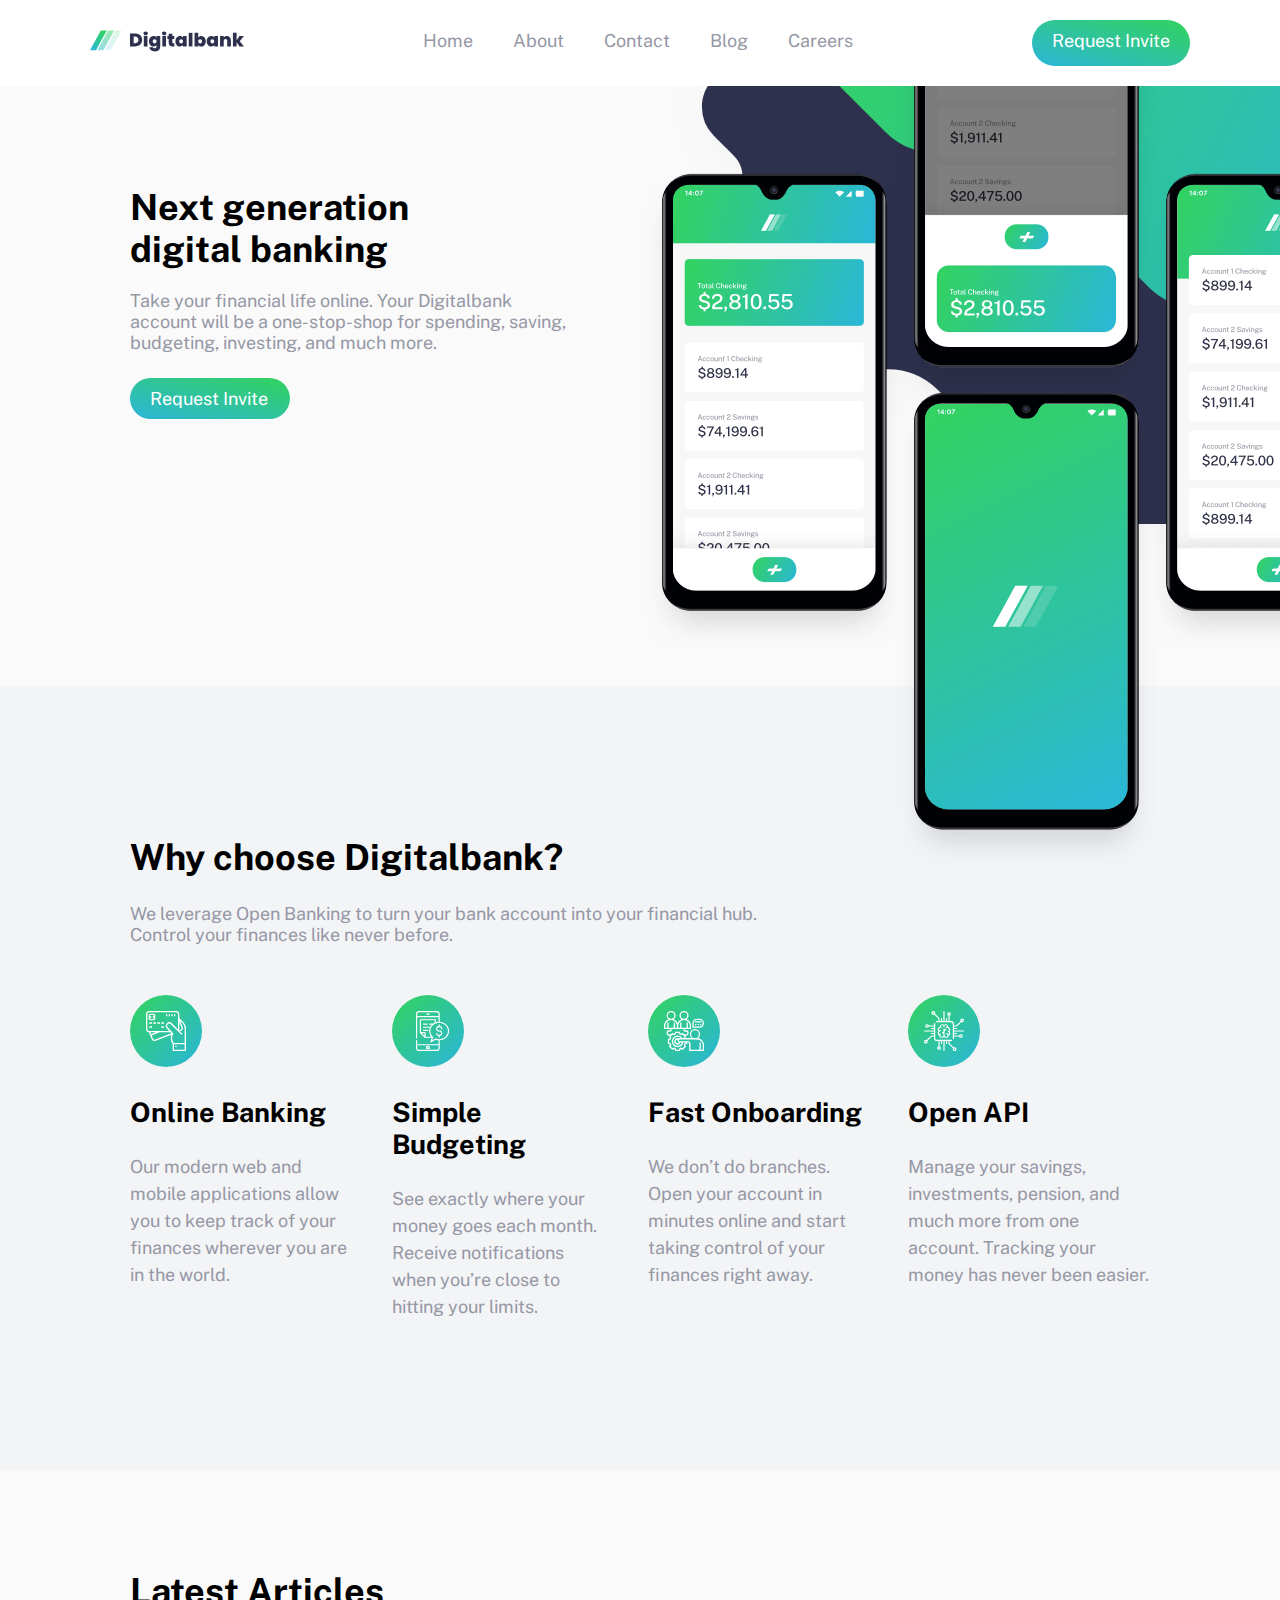
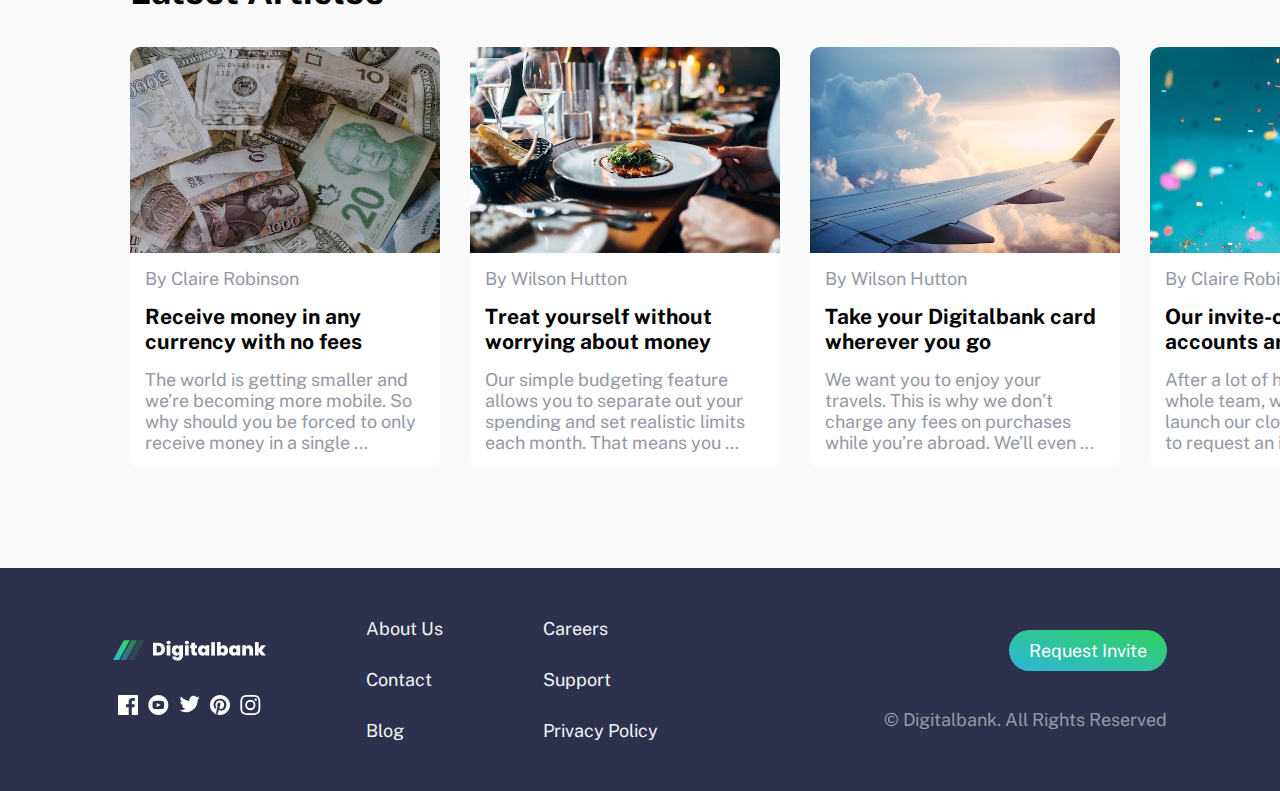
<file: digitalbank-landing-page-master/index.html>
<!DOCTYPE html>
<html lang="en">
    <head>
        <meta charset="UTF-8" />
        <meta name="viewport" content="width=device-width, initial-scale=1.0" />
        <!-- displays site properly based on user's device -->

        <link
            rel="icon"
            type="image/png"
            sizes="32x32"
            href="./images/favicon-32x32.png"
        />

        <title>Frontend Mentor | Digitalbank landing page</title>

        <!-- Feel free to remove these styles or customise in your own stylesheet 👍 -->
        <!-- <style>
    .attribution { font-size: 11px; text-align: center; }
    .attribution a { color: hsl(228, 45%, 44%); }
  </style> -->

        <link rel="stylesheet" href="./css/style.css" />
    </head>
    <body>
        <div class="div-right">
            <img class="fp-img1" src="./images/bg-intro-desktop.svg" alt="" />
            <img class="fp-img2" src="./images/image-mockups.png" alt="" />
        </div>
        <header>
            <div class="header-container">
                <div class="header-left">
                    <img
                        class="header-logo"
                        src="./images/logo-dark.svg"
                        alt="img"
                    />
                </div>
                <div class="header-links">
                    <a href="#" class="header-link">Home</a>
                    <a href="#" class="header-link">About</a>
                    <a href="#" class="header-link">Contact</a>
                    <a href="#" class="header-link">Blog</a>
                    <a href="#" class="header-link">Careers</a>
                </div>
                <div class="request-invite">
                    <a href="#" class="invite-link">Request Invite</a>
                </div>
                <div class="hamburger">
                    <a href="#">
                        <img
                            class="hamburger-img"
                            src="./images/icon-hamburger.svg"
                            alt=""
                    /></a>
                </div>
            </div>
        </header>

        <main class="container">
            <div class="div-container1">
                <div class="div-left">
                    <h1 class="fp-h">Next generation</h1>
                    <h1 class="fp-hh">digital banking</h1>
                    <p class="fp-p">
                        Take your financial life online. Your Digitalbank
                        account will be a one-stop-shop for spending, saving,
                        budgeting, investing, and much more.
                    </p>
                    <div class="request-invite-a">
                        <a href="#" class="invite-link-a">Request Invite</a>
                    </div>
                </div>
            </div>
            <div class="div-con2">
                <div class="div-con2-top">
                    <h1 class="div-con2-top-h1">Why choose Digitalbank?</h1>
                    <p class="div-con2-top-p1">
                        We leverage Open Banking to turn your bank account into
                        your financial hub.
                    </p>
                    <p class="div-con2-top-p">
                        Control your finances like never before.
                    </p>
                </div>
                <div class="div-con2-bot">
                    <div class="div-first">
                        <img
                            class="icon-first-img"
                            src="./images/icon-online.svg"
                            alt=""
                        />
                        <h2 class="icon-first-h">Online Banking</h2>
                        <p class="icon-first-p">
                            Our modern web and mobile applications allow you to
                            keep track of your finances wherever you are in the
                            world.
                        </p>
                    </div>
                    <div class="div-sec">
                        <img
                            class="icon-sec-img"
                            src="./images/icon-budgeting.svg"
                            alt=""
                        />
                        <h2 class="icon-sec-h">Simple Budgeting</h2>
                        <p class="icon-sec-p">
                            See exactly where your money goes each month.
                            Receive notifications when you’re close to hitting
                            your limits.
                        </p>
                    </div>
                    <div class="div-3th">
                        <img
                            class="icon-3th-img"
                            src="./images/icon-onboarding.svg"
                            alt=""
                        />
                        <h2 class="icon-3th-h">Fast Onboarding</h2>
                        <p class="icon-3th-p">
                            We don’t do branches. Open your account in minutes
                            online and start taking control of your finances
                            right away.
                        </p>
                    </div>
                    <div class="div-4th">
                        <img
                            class="icon-4th-img"
                            src="./images/icon-api.svg"
                            alt=""
                        />
                        <h2 class="icon-4th-h">Open API</h2>
                        <p class="icon-4th-p">
                            Manage your savings, investments, pension, and much
                            more from one account. Tracking your money has never
                            been easier.
                        </p>
                    </div>
                </div>
            </div>
            <div class="div-con3">
                <h1 class="div-con3-h1">Latest Articles</h1>
                <div class="div-con33">
                    <div class="div-con3-first">
                        <div class="con3-top">
                            <img
                                class="con3-first-img"
                                src="./images/image-currency.jpg"
                                alt=""
                            />
                        </div>
                        <div class="con3-bot">
                            <p>By Claire Robinson</p>
                            <a href="#" class="con3-h"
                                ><h3>
                                    Receive money in any currency with no fees
                                </h3></a
                            >
                            <p>
                                The world is getting smaller and we’re becoming
                                more mobile. So why should you be forced to only
                                receive money in a single …
                            </p>
                        </div>
                    </div>

                    <div class="div-con3-sec">
                        <div class="con3-top">
                            <img
                                class="con3-sec-img"
                                src="./images/image-restaurant.jpg"
                                alt=""
                            />
                        </div>
                        <div class="con3-bot">
                            <p>By Wilson Hutton</p>
                            <a href="#" class="con3-h"
                                ><h3>
                                    Treat yourself without worrying about money
                                </h3></a
                            >
                            <p>
                                Our simple budgeting feature allows you to
                                separate out your spending and set realistic
                                limits each month. That means you …
                            </p>
                        </div>
                    </div>

                    <div class="div-con3-3th">
                        <div class="con3-top">
                            <img
                                class="con3-3th-img"
                                src="./images/image-plane.jpg"
                                alt=""
                            />
                        </div>
                        <div class="con3-bot">
                            <p>By Wilson Hutton</p>
                            <a href="#" class="con3-h"
                                ><h3>
                                    Take your Digitalbank card wherever you go
                                </h3></a
                            >
                            <p>
                                We want you to enjoy your travels. This is why
                                we don’t charge any fees on purchases while
                                you’re abroad. We’ll even …
                            </p>
                        </div>
                    </div>

                    <div class="div-con3-4th">
                        <div class="con3-top">
                            <img
                                class="con3-4th-img"
                                src="./images/image-confetti.jpg"
                                alt=""
                            />
                        </div>
                        <div class="con3-bot">
                            <p>By Claire Robinson</p>
                            <a href="#" class="con3-h"
                                ><h3>
                                    Our invite-only Beta accounts are now live!
                                </h3></a
                            >
                            <p>
                                After a lot of hard work by the whole team,
                                we’re excited to launch our closed beta. It’s
                                easy to request an invite through …
                            </p>
                        </div>
                    </div>
                </div>
            </div>
        </main>
        <footer>
            <div class="footer-div">
                <div class="footer-left">
                    <div class="footer-first">
                        <div class="icon-logo">
                            <img src="./images/1/logo-light.svg" alt="" />
                        </div>
                        <div class="div-icon">
                            <a class="icon" href="#">
                                <img
                                    src="./images/1/icon-facebook.svg"
                                    alt=""
                                />
                            </a>
                            <a class="icon" href="#">
                                <img src="./images/1/icon-youtube.svg" alt="" />
                            </a>
                            <a class="icon" href="#"
                                ><img src="./images/1/icon-twitter.svg" alt=""
                            /></a>
                            <a class="icon" href="#"
                                ><img
                                    src="./images/1/icon-pinterest.svg"
                                    alt=""
                            /></a>
                            <a class="icon" href="#"
                                ><img
                                    src="./images/1/icon-instagram.svg"
                                    alt=""
                            /></a>
                        </div>
                    </div>
                    <div class="footer-sec">
                        <a class="btn" href="#">About Us</a>
                        <a class="btn" href="#">Contact</a>
                        <a class="btn" href="#">Blog</a>
                    </div>
                    <div class="footer-sec">
                        <a class="btn" href="#">Careers</a>
                        <a class="btn" href="#">Support</a>
                        <a class="btn" href="#">Privacy Policy</a>
                    </div>
                </div>
                <div class="footer-right">
                    <div class="footer-right-top">
                        <a class="footer-right-link" href="#">Request Invite</a>
                    </div>
                    <p class="footer-right-p">
                        © Digitalbank. All Rights Reserved
                    </p>
                </div>
            </div>
        </footer>

        <!-- <div class="attribution">
            Challenge by
            <a
                href="https://www.frontendmentor.io?ref=challenge"
                target="_blank"
                >Frontend Mentor</a
            >. Coded by <a href="#">Your Name Here</a>.
        </div> -->
    </body>
</html>
</file>
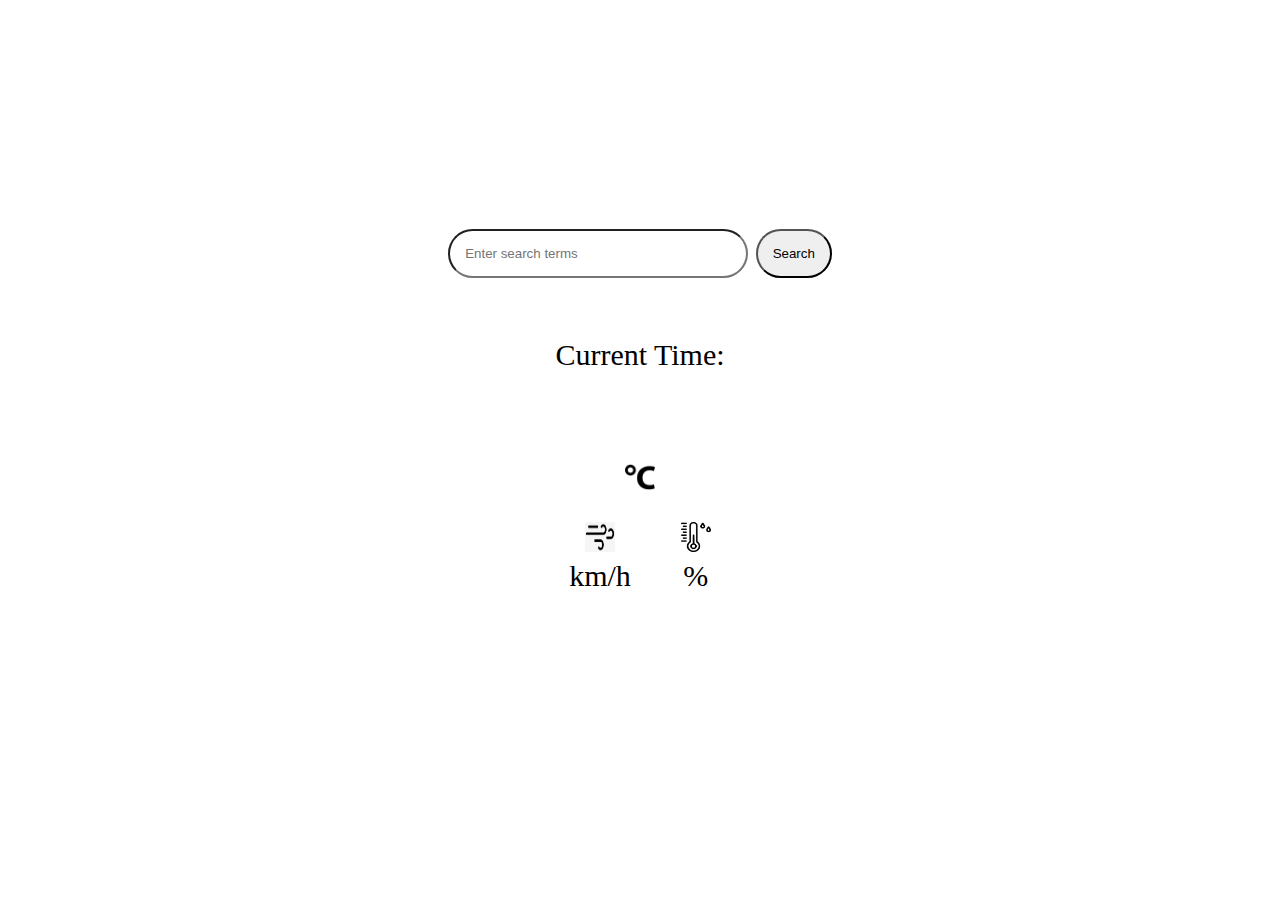
<file: E14/index.html>
<!DOCTYPE html>
<html lang="en">
    <head>
        <meta charset="UTF-8" />
        <meta name="viewport" content="width=device-width, initial-scale=1.0" />
        <title>Practice</title>

        <link rel="stylesheet" href="./style.css" />
    </head>
    <body>
        <div class="container">
            <div class="main-form">
                <input
                    type="text"
                    id="site_search"
                    class="abcd"
                    name="q"
                    placeholder="Enter search terms"
                />
                <button id="search_submit" class="abcde">Search</button>
            </div>

            <div class="time-dis">
                <p>Current Time:</p>
            </div>
            <div class="description">
                <p class="city"></p>
                <!-- <p class="icon"></p> -->
                <div class="degree">
                    <p class="degree-p"></p>
                    <img class="degree-img" src="./degree.png" alt="" />
                </div>

                <div class="condish">
                    <div class="wind">
                        <img class="wind-img" src="./wind.png" alt="" />
                        <div class="main-wind">
                            <p class="wind-p"></p>
                            <span>km/h</span>
                        </div>
                    </div>
                    <div class="humidity">
                        <img class="humid-img" src="./humidity.png" alt="" />
                        <div class="main-humid">
                            <p class="humidity-p"></p>
                            <span>%</span>
                        </div>
                    </div>
                </div>
            </div>
        </div>
        <script src="./data.js"></script>
    </body>
</html>
</file>
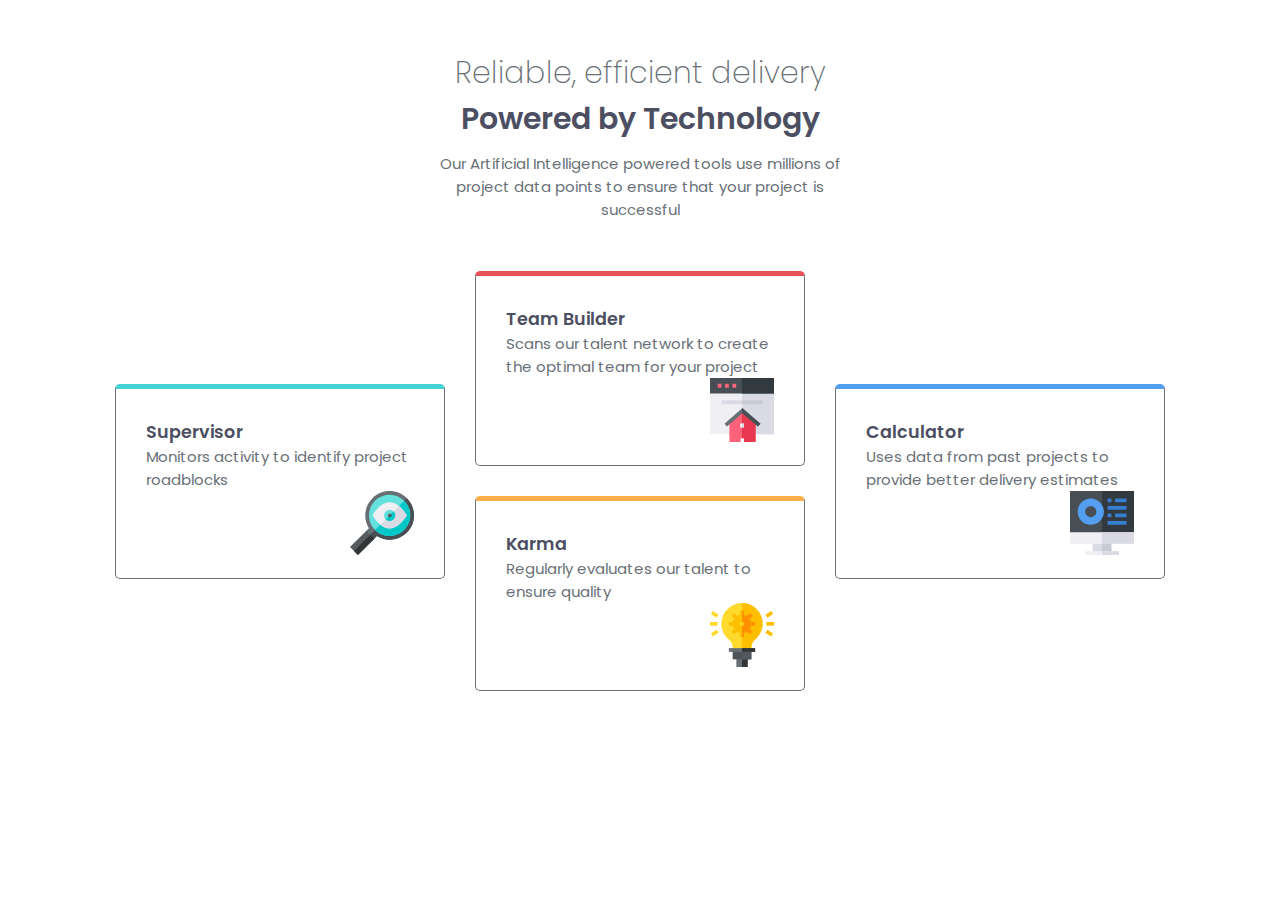
<file: four-card-feature-section-master/index.html>
<!DOCTYPE html>
<html lang="en">
    <head>
        <meta charset="UTF-8" />
        <meta name="viewport" content="width=device-width, initial-scale=1.0" />
        <!-- displays site properly based on user's device -->

        <link
            rel="icon"
            type="image/png"
            sizes="32x32"
            href="./images/favicon-32x32.png"
        />

        <title>Frontend Mentor | Four card feature section</title>

        <!-- Feel free to remove these styles or customise in your own stylesheet 👍 -->
        <!-- <style>
    .attribution { font-size: 11px; text-align: center; }
    .attribution a { color: hsl(228, 45%, 44%); }
  </style> -->

        <link rel="stylesheet" href="./css/style.css" />
    </head>
    <body>
        <header>
            <div class="header-div">
                <h1 class="header-first">Reliable, efficient delivery</h1>
                <h1 class="header-secoend">Powered by Technology</h1>
                <p class="header-p">
                    Our Artificial Intelligence powered tools use millions of
                    project data points to ensure that your project is
                    successful
                </p>
            </div>
        </header>
        <main class="container">
            <div class="container-div">
                <div class="supervisor">
                    <h3 class="supervisor-h3">Supervisor</h3>
                    <p class="supervisor-p">
                        Monitors activity to identify project roadblocks
                    </p>
                    <div class="supervisor-img">
                        <img src="./images/icon-supervisor.svg" alt="" />
                    </div>
                </div>
                <div class="center-div">
                    <div class="builder">
                        <h3 class="builder-h3">Team Builder</h3>
                        <p class="builder-p">
                            Scans our talent network to create the optimal team
                            for your project
                        </p>
                        <div class="builder-img">
                            <img src="./images/icon-team-builder.svg" alt="" />
                        </div>
                    </div>
                    <div class="karma">
                        <h3 class="karma-h3">Karma</h3>
                        <p class="karma-p">
                            Regularly evaluates our talent to ensure quality
                        </p>
                        <div class="karma-img">
                            <img src="./images/icon-karma.svg" alt="" />
                        </div>
                    </div>
                </div>
                <div class="calculator">
                    <h3 class="calculator-h3">Calculator</h3>
                    <p class="calculator-p">
                        Uses data from past projects to provide better delivery
                        estimates
                    </p>
                    <div class="calculator-img">
                        <img
                            class="dfg"
                            src="./images/icon-calculator.svg"
                            alt=""
                        />
                    </div>
                </div>
            </div>
        </main>
        <!-- <footer>
    <p class="attribution">
      Challenge by <a href="https://www.frontendmentor.io?ref=challenge" target="_blank">Frontend Mentor</a>. 
      Coded by <a href="#">Your Name Here</a>.
    </p>
  </footer> -->
    </body>
</html>
</file>
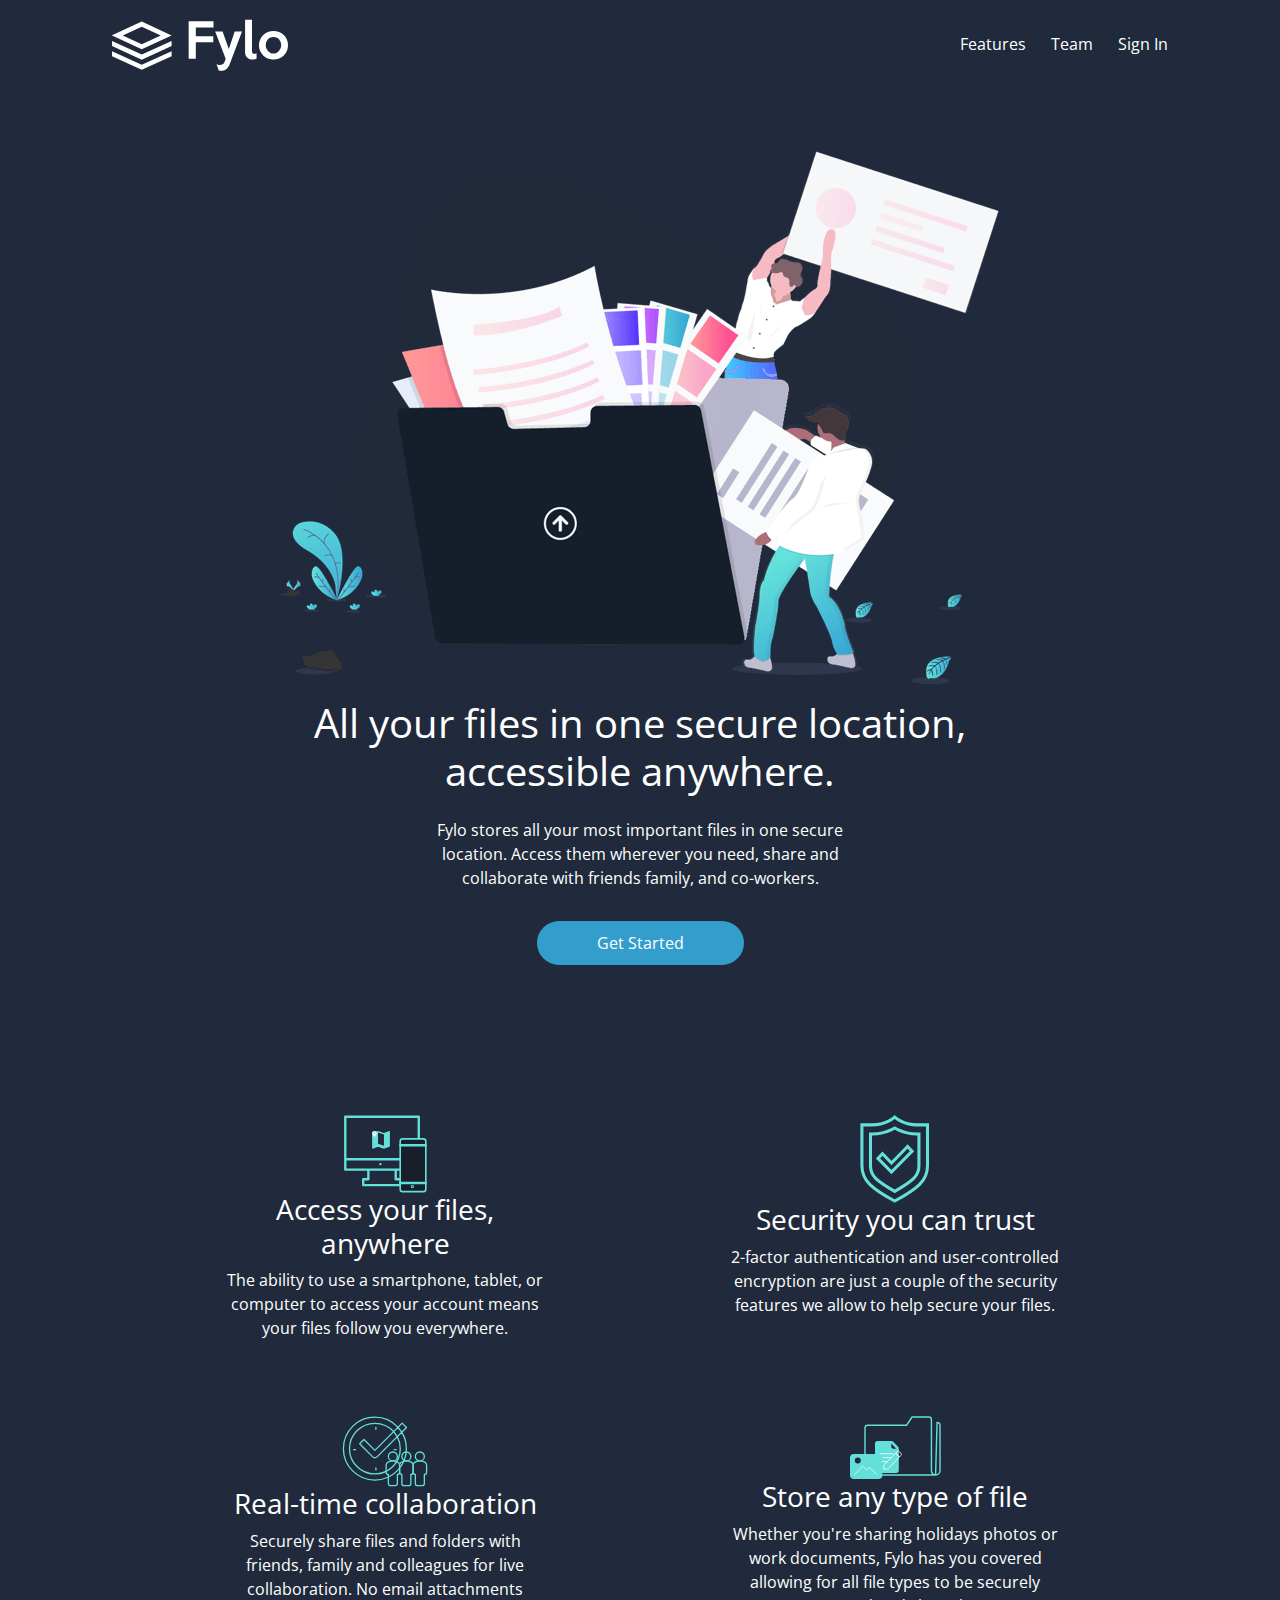
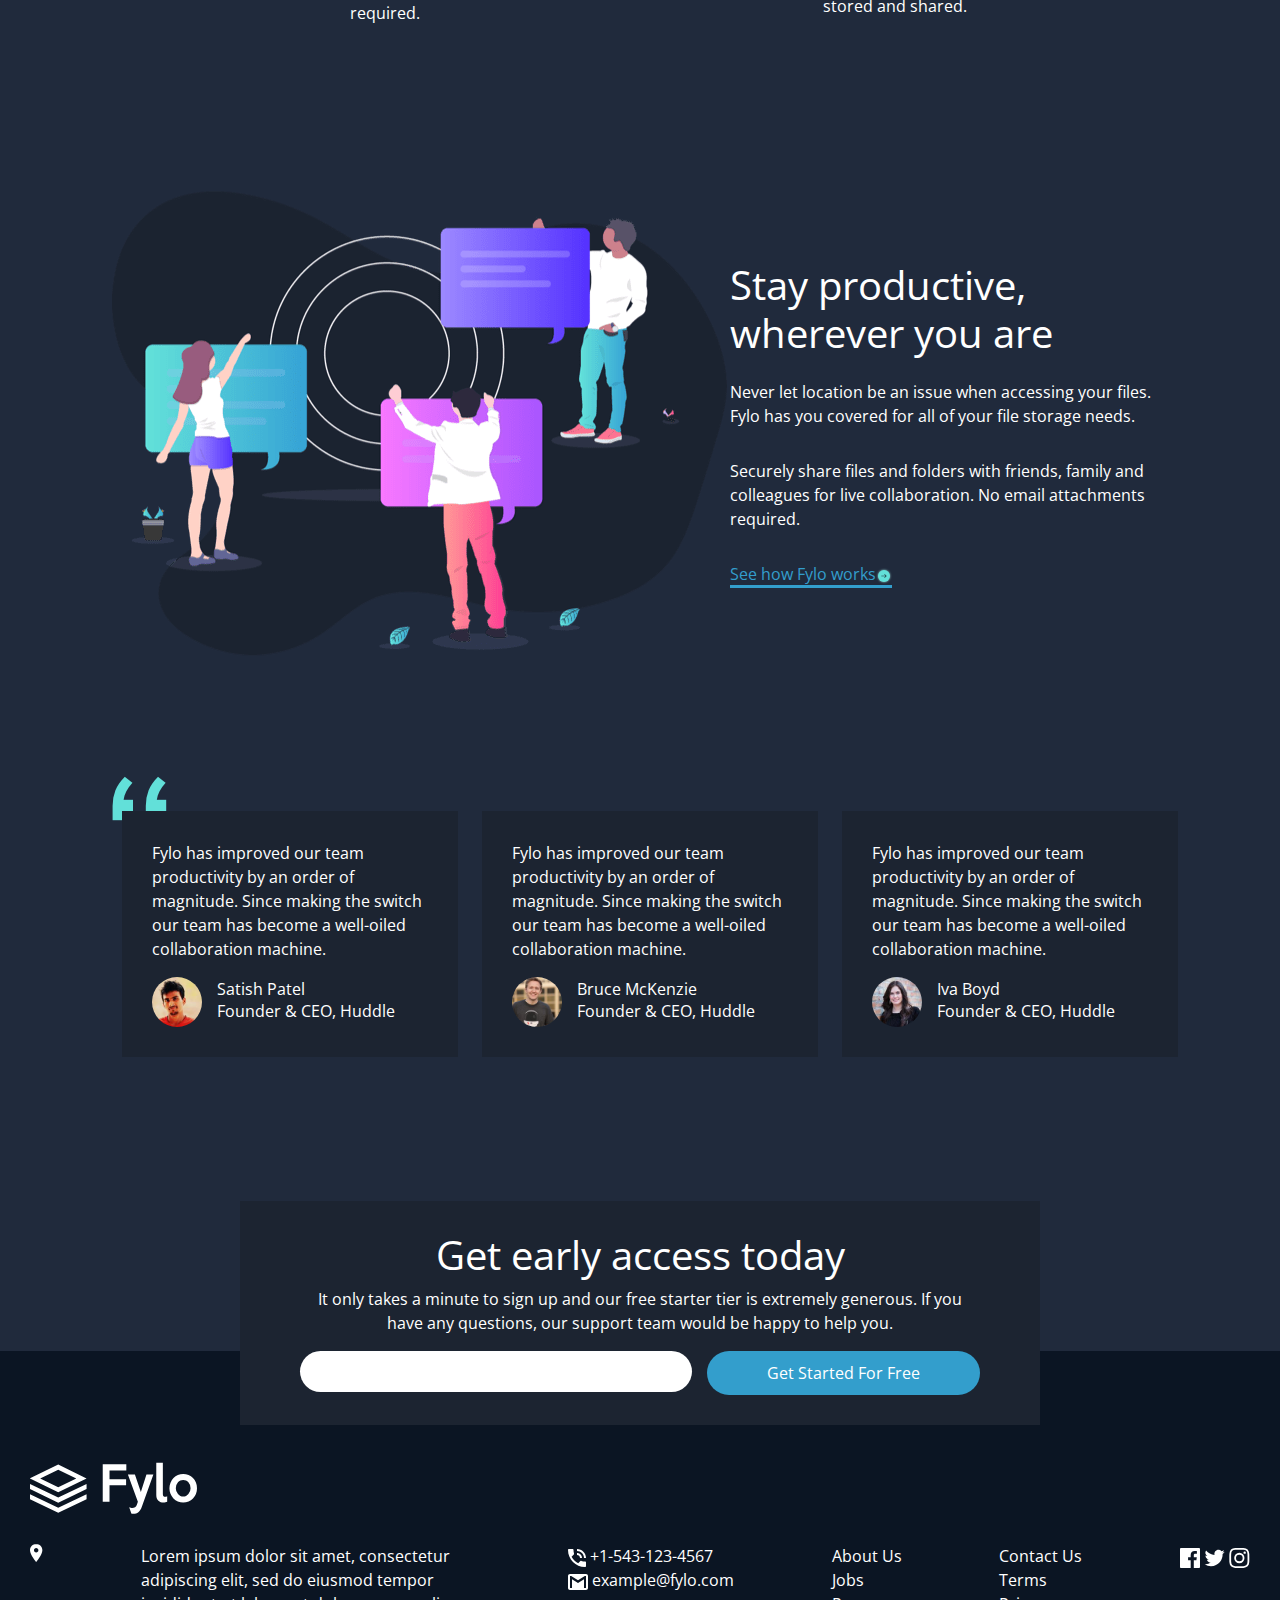
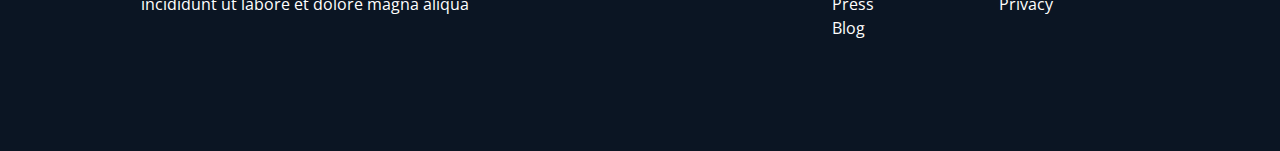
<file: fylo-dark-theme-landing-page-master/index.html>
<!DOCTYPE html>
<html lang="en">
    <head>
        <meta charset="UTF-8" />
        <meta name="viewport" content="width=device-width, initial-scale=1.0" />
        <link
            rel="icon"
            type="image/png"
            sizes="32x32"
            href="./images/favicon-32x32.png"
        />
        <title>
            Frontend Mentor | Fylo landing page with dark theme and features
            grid
        </title>

        <link
            rel="stylesheet"
            href="./assets/bootstrap/css/bootstrap.min.css"
        />
        <link rel="stylesheet" href="./assets/css/style.css" />
    </head>
    <body>
        <header class="container">
            <div class="header-main">
                <img class="header-logo" src="./images/logo.svg" alt="img" />
                <div class="header-links">
                    <a href="#" class="header-link">Features</a>
                    <a href="#" class="header-link">Team</a>
                    <a href="#" class="header-link">Sign In</a>
                </div>
            </div>
        </header>
        <main>
            <section class="container">
                <div class="main-section">
                    <img
                        class="main-sec-img"
                        src="./images/illustration-intro.png"
                        alt=""
                    />
                    <h1 class="main-sec-head">
                        All your files in one secure location, accessible
                        anywhere.
                    </h1>
                    <p class="main-sec-p">
                        Fylo stores all your most important files in one secure
                        location. Access them wherever you need, share and
                        collaborate with friends family, and co-workers.
                    </p>
                    <div class="get-start-link">
                        <a href="#" class="start-link">Get Started</a>
                    </div>
                </div>
            </section>
            <!-- <section class="background-img">
                <img src="./images/bg-curvy-desktop.svg" alt="" />
            </section> -->
            <section class="container">
                <div class="four-carts">
                    <div class="row">
                        <div class="col-6 carts">
                            <img
                                src="./images/icon-access-anywhere.svg"
                                alt=""
                            />
                            <h3>Access your files, anywhere</h3>
                            <p>
                                The ability to use a smartphone, tablet, or
                                computer to access your account means your files
                                follow you everywhere.
                            </p>
                        </div>
                        <div class="col-6 carts">
                            <img src="./images/icon-security.svg" alt="" />
                            <h3>Security you can trust</h3>
                            <p>
                                2-factor authentication and user-controlled
                                encryption are just a couple of the security
                                features we allow to help secure your files.
                            </p>
                        </div>
                    </div>
                    <div class="row">
                        <div class="col-6 carts">
                            <img src="./images/icon-collaboration.svg" alt="" />
                            <h3>Real-time collaboration</h3>
                            <p>
                                Securely share files and folders with friends,
                                family and colleagues for live collaboration. No
                                email attachments required.
                            </p>
                        </div>
                        <div class="col-6 carts">
                            <img src="./images/icon-any-file.svg" alt="" />
                            <h3>Store any type of file</h3>
                            <p>
                                Whether you're sharing holidays photos or work
                                documents, Fylo has you covered allowing for all
                                file types to be securely stored and shared.
                            </p>
                        </div>
                    </div>
                </div>
            </section>
            <section class="container">
                <div class="illustration">
                    <div class="row illustration-row">
                        <div class="col-6">
                            <img
                                src="./images/illustration-stay-productive.png"
                                alt=""
                            />
                        </div>
                        <div class="col-6 illustration-div">
                            <h1 class="illustration-h">
                                Stay productive, wherever you are
                            </h1>
                            <p class="illustration-p">
                                Never let location be an issue when accessing
                                your files. Fylo has you covered for all of your
                                file storage needs.
                            </p>
                            <p class="illustration-p">
                                Securely share files and folders with friends,
                                family and colleagues for live collaboration. No
                                email attachments required.
                            </p>
                            <div>
                                <a class="illustration-link" href="#"
                                    >See how Fylo works<img
                                        class="illustration-img"
                                        src="./images/icon-arrow.svg"
                                        alt=""
                                /></a>
                            </div>
                        </div>
                    </div>
                </div>
            </section>
            <section class="container">
                <div class="profile">
                    <img src="./images/bg-quotes.png" alt="" />

                    <div class="row profile-background">
                        <div class="col-4">
                            <div class="profile-carts">
                                <p>
                                    Fylo has improved our team productivity by
                                    an order of magnitude. Since making the
                                    switch our team has become a well-oiled
                                    collaboration machine.
                                </p>
                                <div class="profile-div">
                                    <img
                                        class="profile-img"
                                        src="./images/profile-1.jpg"
                                        alt=""
                                    />

                                    <div class="profile-descript">
                                        <h6>Satish Patel</h6>
                                        <p>Founder & CEO, Huddle</p>
                                    </div>
                                </div>
                            </div>
                        </div>
                        <div class="col-4">
                            <div class="profile-carts">
                                <p>
                                    Fylo has improved our team productivity by
                                    an order of magnitude. Since making the
                                    switch our team has become a well-oiled
                                    collaboration machine.
                                </p>
                                <div class="profile-div">
                                    <img
                                        class="profile-img"
                                        src="./images/profile-2.jpg"
                                        alt=""
                                    />

                                    <div class="profile-descript">
                                        <h6>Bruce McKenzie</h6>
                                        <p>Founder & CEO, Huddle</p>
                                    </div>
                                </div>
                            </div>
                        </div>
                        <div class="col-4">
                            <div class="profile-carts">
                                <p>
                                    Fylo has improved our team productivity by
                                    an order of magnitude. Since making the
                                    switch our team has become a well-oiled
                                    collaboration machine.
                                </p>
                                <div class="profile-div">
                                    <img
                                        class="profile-img"
                                        src="./images/profile-3.jpg"
                                        alt=""
                                    />

                                    <div class="profile-descript">
                                        <h6>Iva Boyd</h6>
                                        <p>Founder & CEO, Huddle</p>
                                    </div>
                                </div>
                            </div>
                        </div>
                    </div>
                </div>
            </section>
            <section class="container">
                <div class="email-div">
                    <h1>Get early access today</h1>
                    <p>
                        It only takes a minute to sign up and our free starter
                        tier is extremely generous. If you have any questions,
                        our support team would be happy to help you.
                    </p>
                    <div class="email-con">
                        <input class="email-box" type="text" />
                        <a class="email-link" href="#">Get Started For Free</a>
                    </div>
                </div>
            </section>
        </main>
        <footer>
            <div class="footer-main">
                <img class="footer-logo" src="./images/logo.svg" alt="" />
                <div class="footer-div">
                    <img
                        class="loc-img"
                        src="./images/icon-location.svg"
                        alt=""
                    />
                    <p class="footer-p">
                        Lorem ipsum dolor sit amet, consectetur adipiscing elit,
                        sed do eiusmod tempor incididunt ut labore et dolore
                        magna aliqua
                    </p>
                    <div>
                        <div>
                            <img src="./images/icon-phone.svg" alt="" />
                            <span>+1-543-123-4567</span>
                        </div>
                        <div>
                            <img src="./images/icon-email.svg" alt="" />
                            <span>example@fylo.com</span>
                        </div>
                    </div>
                    <div class="footer-links">
                        <a href="#">About Us</a>
                        <a href="#">Jobs</a>
                        <a href="#">Press</a>
                        <a href="#">Blog</a>
                    </div>
                    <div class="footer-links">
                        <a href="#">Contact Us</a>
                        <a href="#">Terms</a>
                        <a href="#">Privacy</a>
                    </div>
                    <div>
                        <a href="#"
                            ><img src="./images/icon-facebook.svg" alt=""
                        /></a>
                        <a href="#"
                            ><img src="./images/icon-twitter.svg" alt=""
                        /></a>
                        <a href="#"
                            ><img src="./images/icon-instagram.svg" alt=""
                        /></a>
                    </div>
                </div>
            </div>
        </footer>
        <script src="./assets/bootstrap/js/bootstrap.bundle.min.js"></script>
    </body>
</html>
</file>
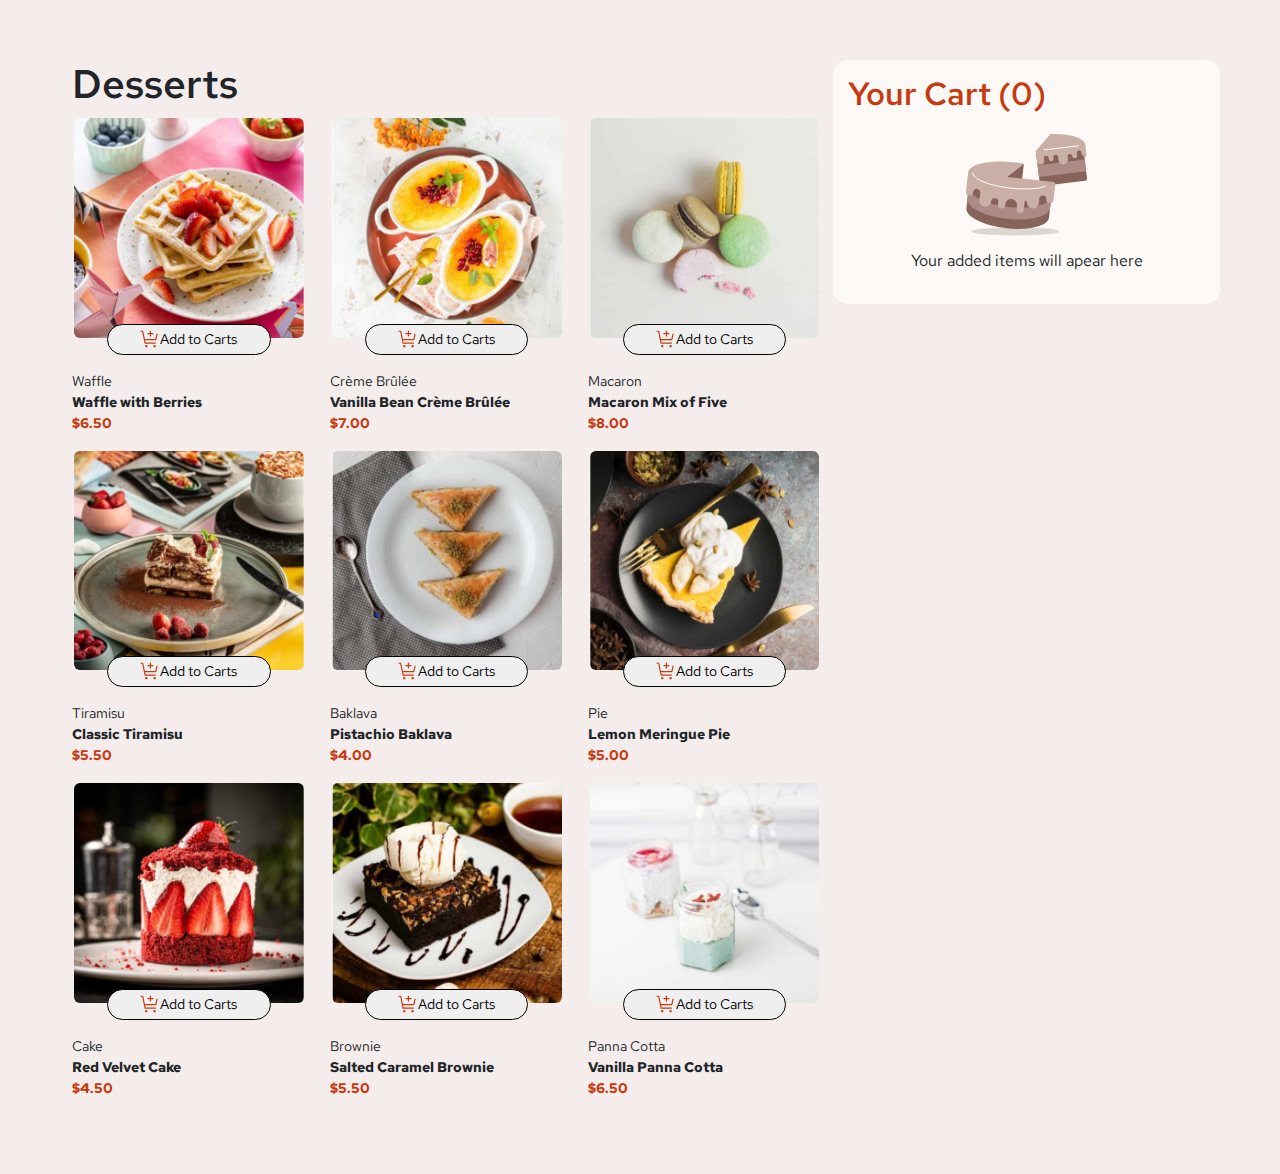
<file: product-list-bootstrap-jquery/index.html>
<html lang="en">
    <head>
        <meta charset="utf-8" />
        <meta name="viewport" content="width=device-width, initial-scale=1" />
        <title>Pruduct-list</title>

        <link
            rel="stylesheet"
            href="./assets/bootstrap/css/bootstrap.min.css"
        />
        <link rel="stylesheet" href="./assets/css/style.css" />
    </head>
    <body>
        <div class="container">
            <div class="row main-row">
                <div class="col-lg-8 col-md-7 col-sm-6">
                    <h1>Desserts</h1>
                    <div class="row">
                        <div class="col-lg-4 col-md-6">
                            <div class="content-card" id="waffle" carts="0">
                                <img
                                    class="content-card-img"
                                    src="./assets/images/image-waffle-desktop.jpg"
                                    alt=""
                                />
                                <button class="card-btn" id="cart-btn">
                                    <img
                                        class="addtocard-img"
                                        src="./assets/images/icon-add-to-cart.svg"
                                        alt=""
                                    />
                                    <p>Add to Carts</p>
                                </button>
                                <div
                                    class="card-btn-new display-hide"
                                    id="cart-btn-new"
                                >
                                    <button class="left-btn" id="left-btn">
                                        <img
                                            class="decrement-img"
                                            src="./assets/images/icon-decrement-quantity.svg"
                                            alt=""
                                        />
                                    </button>
                                    <p class="cart-new-p">1</p>
                                    <button class="right-btn" id="right-btn">
                                        <img
                                            class="increment-img"
                                            src="./assets/images/icon-increment-quantity.svg"
                                            alt=""
                                        />
                                    </button>
                                </div>
                                <p>Waffle</p>
                                <p id="card-p" class="card-p">
                                    Waffle with Berries
                                </p>
                                <p id="card-red" class="card-p card-red">
                                    $6.50
                                </p>
                            </div>
                        </div>
                        <div class="col-lg-4 col-md-6">
                            <div
                                class="content-card"
                                id="creme-brulee"
                                carts="1"
                            >
                                <img
                                    class="content-card-img"
                                    src="./assets/images/image-creme-brulee-desktop.jpg"
                                    alt=""
                                />
                                <button class="card-btn" id="cart-btn">
                                    <img
                                        class="addtocard-img"
                                        src="./assets/images/icon-add-to-cart.svg"
                                        alt=""
                                    />
                                    <p>Add to Carts</p>
                                </button>
                                <div
                                    class="card-btn-new display-hide"
                                    id="cart-btn-new"
                                >
                                    <button class="left-btn" id="left-btn">
                                        <img
                                            class="decrement-img"
                                            src="./assets/images/icon-decrement-quantity.svg"
                                            alt=""
                                        />
                                    </button>
                                    <p class="cart-new-p">1</p>
                                    <button class="right-btn" id="right-btn">
                                        <img
                                            class="increment-img"
                                            src="./assets/images/icon-increment-quantity.svg"
                                            alt=""
                                        />
                                    </button>
                                </div>
                                <p>Crème Brûlée</p>
                                <p id="card-p" class="card-p">
                                    Vanilla Bean Crème Brûlée
                                </p>
                                <p id="card-red" class="card-p card-red">
                                    $7.00
                                </p>
                            </div>
                        </div>
                        <div class="col-lg-4 col-md-6">
                            <div class="content-card" id="macaron" carts="2">
                                <img
                                    class="content-card-img"
                                    src="./assets/images/image-macaron-desktop.jpg"
                                    alt=""
                                />
                                <button class="card-btn" id="cart-btn">
                                    <img
                                        class="addtocard-img"
                                        src="./assets/images/icon-add-to-cart.svg"
                                        alt=""
                                    />
                                    <p>Add to Carts</p>
                                </button>
                                <div
                                    class="card-btn-new display-hide"
                                    id="cart-btn-new"
                                >
                                    <button class="left-btn" id="left-btn">
                                        <img
                                            class="decrement-img"
                                            src="./assets/images/icon-decrement-quantity.svg"
                                            alt=""
                                        />
                                    </button>
                                    <p class="cart-new-p">1</p>
                                    <button class="right-btn" id="right-btn">
                                        <img
                                            class="increment-img"
                                            src="./assets/images/icon-increment-quantity.svg"
                                            alt=""
                                        />
                                    </button>
                                </div>
                                <p>Macaron</p>
                                <p id="card-p" class="card-p">
                                    Macaron Mix of Five
                                </p>
                                <p id="card-red" class="card-p card-red">
                                    $8.00
                                </p>
                            </div>
                        </div>
                        <div class="col-lg-4 col-md-6">
                            <div class="content-card" id="tiramisu" carts="3">
                                <img
                                    class="content-card-img"
                                    src="./assets/images/image-tiramisu-desktop.jpg"
                                    alt=""
                                />
                                <button class="card-btn" id="cart-btn">
                                    <img
                                        class="addtocard-img"
                                        src="./assets/images/icon-add-to-cart.svg"
                                        alt=""
                                    />
                                    <p>Add to Carts</p>
                                </button>
                                <div
                                    class="card-btn-new display-hide"
                                    id="cart-btn-new"
                                >
                                    <button class="left-btn" id="left-btn">
                                        <img
                                            class="decrement-img"
                                            src="./assets/images/icon-decrement-quantity.svg"
                                            alt=""
                                        />
                                    </button>
                                    <p class="cart-new-p">1</p>
                                    <button class="right-btn" id="right-btn">
                                        <img
                                            class="increment-img"
                                            src="./assets/images/icon-increment-quantity.svg"
                                            alt=""
                                        />
                                    </button>
                                </div>
                                <p>Tiramisu</p>
                                <p id="card-p" class="card-p">
                                    Classic Tiramisu
                                </p>
                                <p id="card-red" class="card-p card-red">
                                    $5.50
                                </p>
                            </div>
                        </div>
                        <div class="col-lg-4 col-md-6">
                            <div class="content-card" id="baklava" carts="4">
                                <img
                                    class="content-card-img"
                                    src="./assets/images/image-baklava-desktop.jpg"
                                    alt=""
                                />
                                <button class="card-btn" id="cart-btn">
                                    <img
                                        class="addtocard-img"
                                        src="./assets/images/icon-add-to-cart.svg"
                                        alt=""
                                    />
                                    <p>Add to Carts</p>
                                </button>
                                <div
                                    class="card-btn-new display-hide"
                                    id="cart-btn-new"
                                >
                                    <button class="left-btn" id="left-btn">
                                        <img
                                            class="decrement-img"
                                            src="./assets/images/icon-decrement-quantity.svg"
                                            alt=""
                                        />
                                    </button>
                                    <p class="cart-new-p">1</p>
                                    <button class="right-btn" id="right-btn">
                                        <img
                                            class="increment-img"
                                            src="./assets/images/icon-increment-quantity.svg"
                                            alt=""
                                        />
                                    </button>
                                </div>
                                <p>Baklava</p>
                                <p id="card-p" class="card-p">
                                    Pistachio Baklava
                                </p>
                                <p id="card-red" class="card-p card-red">
                                    $4.00
                                </p>
                            </div>
                        </div>
                        <div class="col-lg-4 col-md-6">
                            <div class="content-card" id="meringue" carts="5">
                                <img
                                    class="content-card-img"
                                    src="./assets/images/image-meringue-desktop.jpg"
                                    alt=""
                                />
                                <button class="card-btn" id="cart-btn">
                                    <img
                                        class="addtocard-img"
                                        src="./assets/images/icon-add-to-cart.svg"
                                        alt=""
                                    />
                                    <p>Add to Carts</p>
                                </button>
                                <div
                                    class="card-btn-new display-hide"
                                    id="cart-btn-new"
                                >
                                    <button class="left-btn" id="left-btn">
                                        <img
                                            class="decrement-img"
                                            src="./assets/images/icon-decrement-quantity.svg"
                                            alt=""
                                        />
                                    </button>
                                    <p class="cart-new-p">1</p>
                                    <button class="right-btn" id="right-btn">
                                        <img
                                            class="increment-img"
                                            src="./assets/images/icon-increment-quantity.svg"
                                            alt=""
                                        />
                                    </button>
                                </div>
                                <p>Pie</p>
                                <p id="card-p" class="card-p">
                                    Lemon Meringue Pie
                                </p>
                                <p id="card-red" class="card-p card-red">
                                    $5.00
                                </p>
                            </div>
                        </div>
                        <div class="col-lg-4 col-md-6">
                            <div class="content-card" id="cake" carts="6">
                                <img
                                    class="content-card-img"
                                    src="./assets/images/image-cake-desktop.jpg"
                                    alt=""
                                />
                                <button class="card-btn" id="cart-btn">
                                    <img
                                        class="addtocard-img"
                                        src="./assets/images/icon-add-to-cart.svg"
                                        alt=""
                                    />
                                    <p>Add to Carts</p>
                                </button>
                                <div
                                    class="card-btn-new display-hide"
                                    id="cart-btn-new"
                                >
                                    <button class="left-btn" id="left-btn">
                                        <img
                                            class="decrement-img"
                                            src="./assets/images/icon-decrement-quantity.svg"
                                            alt=""
                                        />
                                    </button>
                                    <p class="cart-new-p">1</p>
                                    <button class="right-btn" id="right-btn">
                                        <img
                                            class="increment-img"
                                            src="./assets/images/icon-increment-quantity.svg"
                                            alt=""
                                        />
                                    </button>
                                </div>
                                <p>Cake</p>
                                <p id="card-p" class="card-p">
                                    Red Velvet Cake
                                </p>
                                <p id="card-red" class="card-p card-red">
                                    $4.50
                                </p>
                            </div>
                        </div>
                        <div class="col-lg-4 col-md-6">
                            <div class="content-card" id="brownie" carts="7">
                                <img
                                    class="content-card-img"
                                    src="./assets/images/image-brownie-desktop.jpg"
                                    alt=""
                                />
                                <button class="card-btn" id="cart-btn">
                                    <img
                                        class="addtocard-img"
                                        src="./assets/images/icon-add-to-cart.svg"
                                        alt=""
                                    />
                                    <p>Add to Carts</p>
                                </button>
                                <div
                                    class="card-btn-new display-hide"
                                    id="cart-btn-new"
                                >
                                    <button class="left-btn" id="left-btn">
                                        <img
                                            class="decrement-img"
                                            src="./assets/images/icon-decrement-quantity.svg"
                                            alt=""
                                        />
                                    </button>
                                    <p class="cart-new-p">1</p>
                                    <button class="right-btn" id="right-btn">
                                        <img
                                            class="increment-img"
                                            src="./assets/images/icon-increment-quantity.svg"
                                            alt=""
                                        />
                                    </button>
                                </div>
                                <p>Brownie</p>
                                <p id="card-p" class="card-p">
                                    Salted Caramel Brownie
                                </p>
                                <p id="card-red" class="card-p card-red">
                                    $5.50
                                </p>
                            </div>
                        </div>
                        <div class="col-lg-4 col-md-6">
                            <div
                                class="content-card"
                                id="panna-cotta"
                                carts="8"
                            >
                                <img
                                    class="content-card-img"
                                    src="./assets/images/image-panna-cotta-desktop.jpg"
                                    alt=""
                                />
                                <button class="card-btn" id="cart-btn">
                                    <img
                                        class="addtocard-img"
                                        src="./assets/images/icon-add-to-cart.svg"
                                        alt=""
                                    />
                                    <p>Add to Carts</p>
                                </button>
                                <div
                                    class="card-btn-new display-hide"
                                    id="cart-btn-new"
                                >
                                    <button class="left-btn" id="left-btn">
                                        <img
                                            class="decrement-img"
                                            src="./assets/images/icon-decrement-quantity.svg"
                                            alt=""
                                        />
                                    </button>
                                    <p class="cart-new-p">1</p>
                                    <button class="right-btn" id="right-btn">
                                        <img
                                            class="increment-img"
                                            src="./assets/images/icon-increment-quantity.svg"
                                            alt=""
                                        />
                                    </button>
                                </div>
                                <p>Panna Cotta</p>
                                <p id="card-p" class="card-p">
                                    Vanilla Panna Cotta
                                </p>
                                <p id="card-red" class="card-p card-red">
                                    $6.50
                                </p>
                            </div>
                        </div>
                    </div>
                </div>
                <div id="side" class="col-lg-4 col-md-5 col-sm-6 side">
                    <h2 class="aside-h">Your Cart (<span>0</span>)</h2>
                    <div class="side-bar-main display-hide">
                        <table class="tr-class">
                            <!-- <tr>
                                <td class="side-1th">
                                    <div class="side-left">
                                        <p class="side-head">
                                            Waffle with Berries
                                        </p>
                                        <div class="side-foot">
                                            <span class="ft-red">1x</span>
                                            <span class="span-item"
                                                >@ $6.50
                                                <span class="span-color"
                                                    >$13.00</span
                                                ></span
                                            >
                                        </div>
                                    </div>
                                    <button class="remove-btn">
                                        <img
                                            class="remove-img"
                                            src="./assets/images/icon-remove-item.svg"
                                            alt=""
                                        />
                                    </button>
                                </td>
                            </tr> -->
                        </table>
                        <div class="side-4th">
                            <p>Order Total</p>
                            <p class="side-4th-p">$46.50</p>
                        </div>

                        <div class="side-5th">
                            <img
                                src="./assets/images/icon-carbon-neutral.svg"
                                alt=""
                            />
                            <span
                                >This is a <b>carbon-neutral</b> delivery</span
                            >
                        </div>

                        <div class="side-6th">
                            <!-- Button trigger modal -->
                            <button
                                type="button"
                                class="btn"
                                data-bs-toggle="modal"
                                data-bs-target="#exampleModal"
                            >
                                Confirm Order
                            </button>

                            <!-- Modal -->
                            <div
                                class="modal fade"
                                id="exampleModal"
                                tabindex="-1"
                                aria-labelledby="exampleModalLabel"
                                aria-hidden="true"
                            >
                                <div class="modal-dialog modal-dialog-centered">
                                    <div class="modal-content">
                                        <div class="modal-header aside-header">
                                            <img
                                                class="confirm-img"
                                                src="./assets/images/icon-order-confirmed.svg"
                                                alt=""
                                            />
                                            <p class="confirm-h">
                                                Order Confirmed
                                            </p>
                                            <p>We hope you enjoy your food!</p>
                                        </div>
                                        <div class="modal-body">
                                            <div class="aside-main">
                                                <table class="tr-modal">
                                                    <!-- <tr>
                                                        <td class="order-1th">
                                                            <img
                                                                class="aside-modal-img"
                                                                src="./assets/images/image-tiramisu-thumbnail.jpg"
                                                                alt=""
                                                            />
                                                            <div
                                                                class="order-main"
                                                            >
                                                                <p
                                                                    class="order-name" id="order-name"
                                                                >
                                                                    Classic
                                                                    Tiramisu
                                                                </p>
                                                                <p
                                                                    class="order-p"
                                                                >
                                                                    <span
                                                                        class="span-red"
                                                                        >1x</span
                                                                    >
                                                                    <span
                                                                        >@
                                                                        $5.50</span
                                                                    >
                                                                </p>
                                                            </div>
                                                            <p
                                                                class="order-price order-name"
                                                            >
                                                                $5.50
                                                            </p>
                                                        </td>
                                                    </tr> -->
                                                </table>
                                                <div class="order-last">
                                                    <span>Order Total</span>
                                                    <span
                                                        class="order-last-span"
                                                        >$46.50</span
                                                    >
                                                </div>
                                            </div>
                                        </div>

                                        <div class="modal-footer">
                                            <button type="button" class="btn">
                                                Start New Order
                                            </button>
                                        </div>
                                    </div>
                                </div>
                            </div>
                        </div>
                    </div>
                    <div class="side-bar-bot">
                        <img
                            src="./assets/images/illustration-empty-cart.svg"
                            alt=""
                        />
                        <p>Your added items will apear here</p>
                    </div>
                </div>
            </div>
        </div>

        <script src="./assets/jquery/jquery.js"></script>
        <script src="./assets/bootstrap/js/bootstrap.bundle.min.js"></script>
        <script src="./assets/javascript/app.js"></script>
    </body>
</html>
</file>
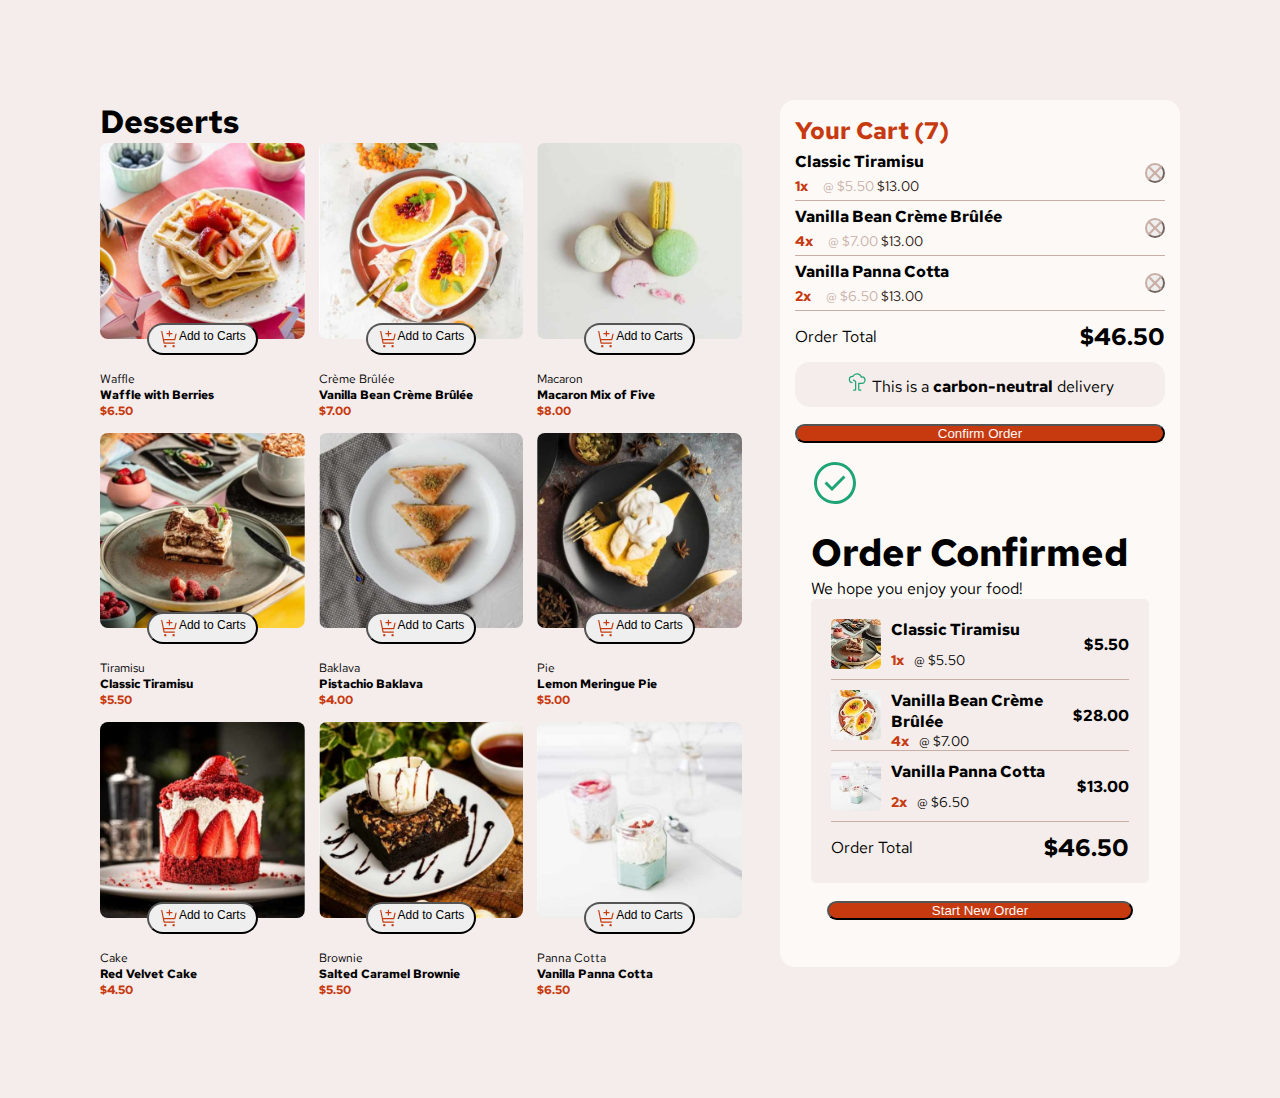
<file: product-list-with-cart-main/index.html>
<!DOCTYPE html>
<html lang="en">
    <head>
        <meta charset="UTF-8" />
        <meta name="viewport" content="width=device-width, initial-scale=1.0" />
        <!-- displays site properly based on user's device -->

        <link
            rel="icon"
            type="image/png"
            sizes="32x32"
            href="./assets/images/favicon-32x32.png"
        />

        <title>Frontend Mentor | Product list with cart</title>

        <!-- Feel free to remove these styles or customise in your own stylesheet 👍 -->
        <link
            href="https://cdn.jsdelivr.net/npm/bootstrap@5.3.7/dist/css/bootstrap.min.css"
            rel="stylesheet"
            integrity="sha384-LN+7fdVzj6u52u30Kp6M/trliBMCMKTyK833zpbD+pXdCLuTusPj697FH4R/5mcr"
            crossorigin="anonymous"
        />
        <link rel="stylesheet" href="./assets/css/style.css" />
    </head>
    <body>
        <main>
            <div>
                <h1>Desserts</h1>
                <div class="content">
                    <div class="content-card">
                        <img
                            src="./assets/images/image-waffle-desktop.jpg"
                            alt=""
                        />
                        <button class="card-btn">
                            <img
                                class="addtocard-img"
                                src="./assets/images/icon-add-to-cart.svg"
                                alt=""
                            />
                            <p>Add to Carts</p>
                        </button>
                        <p>Waffle</p>
                        <p class="card-p">Waffle with Berries</p>
                        <p class="card-p card-red">$6.50</p>
                    </div>
                    <div class="content-card">
                        <img
                            src="./assets/images/image-creme-brulee-desktop.jpg"
                            alt=""
                        />
                        <button class="card-btn">
                            <img
                                class="addtocard-img"
                                src="./assets/images/icon-add-to-cart.svg"
                                alt=""
                            />
                            <p>Add to Carts</p>
                        </button>
                        <p>Crème Brûlée</p>
                        <p class="card-p">Vanilla Bean Crème Brûlée</p>
                        <p class="card-p card-red">$7.00</p>
                    </div>
                    <div class="content-card">
                        <img
                            src="./assets/images/image-macaron-desktop.jpg"
                            alt=""
                        />
                        <button class="card-btn">
                            <img
                                class="addtocard-img"
                                src="./assets/images/icon-add-to-cart.svg"
                                alt=""
                            />
                            <p>Add to Carts</p>
                        </button>
                        <p>Macaron</p>
                        <p class="card-p">Macaron Mix of Five</p>
                        <p class="card-p card-red">$8.00</p>
                    </div>
                    <div class="content-card">
                        <img
                            src="./assets/images/image-tiramisu-desktop.jpg"
                            alt=""
                        />
                        <button class="card-btn">
                            <img
                                class="addtocard-img"
                                src="./assets/images/icon-add-to-cart.svg"
                                alt=""
                            />
                            <p>Add to Carts</p>
                        </button>
                        <p>Tiramisu</p>
                        <p class="card-p">Classic Tiramisu</p>
                        <p class="card-p card-red">$5.50</p>
                    </div>
                    <div class="content-card">
                        <img
                            src="./assets/images/image-baklava-desktop.jpg"
                            alt=""
                        />
                        <button class="card-btn">
                            <img
                                class="addtocard-img"
                                src="./assets/images/icon-add-to-cart.svg"
                                alt=""
                            />
                            <p>Add to Carts</p>
                        </button>
                        <p>Baklava</p>
                        <p class="card-p">Pistachio Baklava</p>
                        <p class="card-p card-red">$4.00</p>
                    </div>
                    <div class="content-card">
                        <img
                            src="./assets/images/image-meringue-desktop.jpg"
                            alt=""
                        />
                        <button class="card-btn">
                            <img
                                class="addtocard-img"
                                src="./assets/images/icon-add-to-cart.svg"
                                alt=""
                            />
                            <p>Add to Carts</p>
                        </button>
                        <p>Pie</p>
                        <p class="card-p">Lemon Meringue Pie</p>
                        <p class="card-p card-red">$5.00</p>
                    </div>
                    <div class="content-card">
                        <img
                            src="./assets/images/image-cake-desktop.jpg"
                            alt=""
                        />
                        <button class="card-btn">
                            <img
                                class="addtocard-img"
                                src="./assets/images/icon-add-to-cart.svg"
                                alt=""
                            />
                            <p>Add to Carts</p>
                        </button>
                        <p>Cake</p>
                        <p class="card-p">Red Velvet Cake</p>
                        <p class="card-p card-red">$4.50</p>
                    </div>
                    <div class="content-card">
                        <img
                            src="./assets/images/image-brownie-desktop.jpg"
                            alt=""
                        />
                        <button class="card-btn">
                            <img
                                class="addtocard-img"
                                src="./assets/images/icon-add-to-cart.svg"
                                alt=""
                            />
                            <p>Add to Carts</p>
                        </button>
                        <p>Brownie</p>
                        <p class="card-p">Salted Caramel Brownie</p>
                        <p class="card-p card-red">$5.50</p>
                    </div>
                    <div class="content-card">
                        <img
                            src="./assets/images/image-panna-cotta-desktop.jpg"
                            alt=""
                        />
                        <button class="card-btn">
                            <img
                                class="addtocard-img"
                                src="./assets/images/icon-add-to-cart.svg"
                                alt=""
                            />
                            <p>Add to Carts</p>
                        </button>
                        <p>Panna Cotta</p>
                        <p class="card-p">Vanilla Panna Cotta</p>
                        <p class="card-p card-red">$6.50</p>
                    </div>
                </div>
            </div>
            <aside class="side">
                <h2 class="aside-h">Your Cart (7)</h2>

                <div class="side-1th">
                    <div class="side-left">
                        <p class="side-head">Classic Tiramisu</p>
                        <div class="side-foot">
                            <span class="ft-red">1x</span>
                            <span
                                >@ $5.50
                                <span class="span-color">$13.00</span></span
                            >
                        </div>
                    </div>
                    <button class="remove-btn">
                        <img
                            class="remove-img"
                            src="./assets/images/icon-remove-item.svg"
                            alt=""
                        />
                    </button>
                </div>
                <div class="side-1th">
                    <div class="side-left">
                        <p class="side-head">Vanilla Bean Crème Brûlée</p>
                        <div class="side-foot">
                            <span class="ft-red">4x</span>
                            <span
                                >@ $7.00
                                <span class="span-color">$13.00</span></span
                            >
                        </div>
                    </div>
                    <button class="remove-btn">
                        <img
                            class="remove-img"
                            src="./assets/images/icon-remove-item.svg"
                            alt=""
                        />
                    </button>
                </div>
                <div class="side-1th">
                    <div class="side-left">
                        <p class="side-head">Vanilla Panna Cotta</p>
                        <div class="side-foot">
                            <span class="ft-red">2x</span>
                            <span
                                >@ $6.50
                                <span class="span-color">$13.00</span></span
                            >
                        </div>
                    </div>
                    <button class="remove-btn">
                        <img
                            class="remove-img"
                            src="./assets/images/icon-remove-item.svg"
                            alt=""
                        />
                    </button>
                </div>

                <div class="side-4th">
                    <p>Order Total</p>
                    <p class="side-4th-p">$46.50</p>
                </div>

                <div class="side-5th">
                    <img src="./assets/images/icon-carbon-neutral.svg" alt="" />
                    <span>This is a <b>carbon-neutral</b> delivery</span>
                </div>

                <div class="side-6th">
                    <!-- Button trigger modal -->
                    <button
                        type="button"
                        class="btn"
                        data-bs-toggle="modal"
                        data-bs-target="#exampleModal"
                    >
                        Confirm Order
                    </button>

                    <!-- Modal -->
                    <div
                        class="modal fade"
                        id="exampleModal"
                        tabindex="-1"
                        aria-labelledby="exampleModalLabel"
                        aria-hidden="true"
                    >
                        <div class="modal-dialog modal-dialog-centered">
                            <div class="modal-content">
                                <div class="modal-header aside-header">
                                    <img
                                        class="confirm-img"
                                        src="./assets/images/icon-order-confirmed.svg"
                                        alt=""
                                    />
                                    <p class="confirm-h">Order Confirmed</p>
                                    <p>We hope you enjoy your food!</p>
                                </div>
                                <div class="modal-body">
                                    <div class="aside-main">
                                        <div class="order-1th">
                                            <img
                                                class="aside-modal-img"
                                                src="./assets/images/image-tiramisu-thumbnail.jpg"
                                                alt=""
                                            />
                                            <div class="order-main">
                                                <p class="order-name">
                                                    Classic Tiramisu
                                                </p>
                                                <p class="order-p">
                                                    <span class="span-red"
                                                        >1x</span
                                                    >
                                                    <span>@ $5.50</span>
                                                </p>
                                            </div>
                                            <p class="order-price order-name">
                                                $5.50
                                            </p>
                                        </div>
                                        <div class="order-1th">
                                            <img
                                                class="aside-modal-img"
                                                src="./assets/images/image-creme-brulee-thumbnail.jpg"
                                                alt=""
                                            />
                                            <div class="order-main">
                                                <p class="order-name">
                                                    Vanilla Bean Crème Brûlée
                                                </p>
                                                <p class="order-p">
                                                    <span class="span-red"
                                                        >4x</span
                                                    >
                                                    <span>@ $7.00</span>
                                                </p>
                                            </div>
                                            <p class="order-price order-name">
                                                $28.00
                                            </p>
                                        </div>
                                        <div class="order-1th">
                                            <img
                                                class="aside-modal-img"
                                                src="./assets/images/image-panna-cotta-thumbnail.jpg"
                                                alt=""
                                            />
                                            <div class="order-main">
                                                <p class="order-name">
                                                    Vanilla Panna Cotta
                                                </p>
                                                <p class="order-p">
                                                    <span class="span-red"
                                                        >2x</span
                                                    >
                                                    <span>@ $6.50</span>
                                                </p>
                                            </div>
                                            <p class="order-price order-name">
                                                $13.00
                                            </p>
                                        </div>
                                        <div class="order-last">
                                            <span>Order Total</span>
                                            <span class="order-last-span"
                                                >$46.50</span
                                            >
                                        </div>
                                    </div>
                                </div>

                                <div class="modal-footer">
                                    <button type="button" class="btn">
                                        Start New Order
                                    </button>
                                </div>
                            </div>
                        </div>
                    </div>
                </div>
            </aside>
        </main>
        <script
            src="https://cdn.jsdelivr.net/npm/bootstrap@5.3.7/dist/js/bootstrap.bundle.min.js"
            integrity="sha384-ndDqU0Gzau9qJ1lfW4pNLlhNTkCfHzAVBReH9diLvGRem5+R9g2FzA8ZGN954O5Q"
            crossorigin="anonymous"
        ></script>
    </body>
</html>
</file>
<file: digitalbank-landing-page-master/css/style.css>
@font-face {
    font-family: "public_sans";
    font-weight: 300;
    src: url("../fonts/Public_Sans/static/PublicSans-Light.ttf");
}
@font-face {
    font-family: "public_sans";
    font-weight: 400;
    src: url("../fonts/Public_Sans/static/PublicSans-Regular.ttf");
}
@font-face {
    font-family: "public_sans";
    font-weight: 700;
    src: url("../fonts/Public_Sans/static/PublicSans-Bold.ttf");
}
:root {
    /* Primary */
    --Blue-950: hsl(233, 26%, 24%);
    --Green-500: hsl(136, 64%, 51%);
    --Cyan-400: hsl(192, 69%, 51%);

    /* Neutral */
    --Gray-600: hsl(233, 8%, 62%);
    --Gray-100: hsl(220, 16%, 96%);
    --Gray-50: hsl(0, 0%, 98%);
    --White: hsl(0, 100%, 100%);

    --Green-50: hsl(136, 64%, 51%, 0.5);
    --Cyan-40: hsl(192, 69%, 51%, 0.5);
}
* {
    margin: 0;
    padding: 0;
    box-sizing: border-box;
}
a {
    text-decoration: none;
}
body {
    font-family: "public_sans";
    font-size: 18px;
    /* height: 100%; */
    overflow-x: hidden;
}
.div-right {
    /* display: inline; */
    direction: rtl;
    .fp-img1 {
        width: 70vw;
        position: absolute;
        top: -150px;
        right: -250px;
        /* overflow: hidden; */
    }
    .fp-img2 {
        position: absolute;
        top: -70px;
        right: -130px;
        /* overflow: hidden; */
    }
}

header {
    background-color: var(--White);
    position: sticky;
    height: 86px;

    .header-container {
        display: flex;
        justify-content: space-around;
    }
    .header-left {
        margin-block: 30px;
    }

    .request-invite {
        border-radius: 30px;
        background: linear-gradient(
            to top right,
            var(--Cyan-400),
            var(--Green-500)
        );
        margin-block: 20px;
        padding-block: 10px;
        padding-inline: 20px;

        .invite-link {
            color: var(--White);
        }
    }

    .request-invite:hover {
        background: linear-gradient(
            to top right,
            var(--Cyan-40),
            var(--Green-50)
        );
    }
}
.header-links {
    display: flex;
    justify-content: space-between;
    gap: 40px;

    .header-link {
        padding-block: 30px;
        color: var(--Gray-600);
    }
}

.header-link:hover {
    color: black;
    border-bottom: 5px solid var(--Green-500);
}
.hamburger {
    display: none;
    margin-block: 30px;
}

.div-container1 {
    height: 600px;
    background-color: var(--Gray-50);
    width: 100%;
    padding-block: 100px;
    padding-inline: 130px;
    .div-left {
        width: 450px;
        height: 300px;
        /* border: 1px solid black; */
    }
    .fp-hh {
        padding-bottom: 20px;
    }
    .fp-p {
        padding-bottom: 25px;

        color: var(--Gray-600);
    }
}
.request-invite-a {
    width: 160px;
    border-radius: 30px;
    background: linear-gradient(
        to top right,
        var(--Cyan-400),
        var(--Green-500)
    );
    padding-block: 10px;
    padding-inline: 20px;
    .invite-link-a {
        color: var(--White);
    }
}
.request-invite-a:hover {
    background: linear-gradient(to top right, var(--Cyan-40), var(--Green-50));
}
.div-con2 {
    background-color: var(--Gray-100);
    /* border: 1px solid black; */
    padding-block: 150px;
    padding-inline: 130px;

    .div-con2-top {
        /* border: 1px solid black; */

        .div-con2-top-h1 {
            padding-bottom: 25px;
        }
        .div-con2-top-p {
            padding-bottom: 50px;
            color: var(--Gray-600);
        }
        .div-con2-top-p1 {
            color: var(--Gray-600);
        }
    }
}
.div-con2-bot {
    /* background-color: aquamarine; */
    display: flex;
    flex-direction: row;
    gap: 40px;

    /* .div-first {
        border: 1px solid black;
    }
    .div-sec {
        border: 1px solid black;
    }
    .div-3th {
        border: 1px solid black;
    }
    .div-4th {
        border: 1px solid black;
    } */
    .icon-first-img,
    .icon-sec-img,
    .icon-3th-img,
    .icon-4th-img {
        padding-bottom: 25px;
    }
    .icon-first-h,
    .icon-sec-h,
    .icon-3th-h,
    .icon-4th-h {
        padding-bottom: 25px;
    }
    .icon-first-p,
    .icon-sec-p,
    .icon-3th-p,
    .icon-4th-p {
        line-height: 1.5;

        color: var(--Gray-600);
    }
}
.div-con3 {
    background-color: var(--Gray-50);
    padding-block: 100px;
    padding-inline: 130px;

    .div-con3-h1 {
        padding-bottom: 35px;
    }
    .con3-h {
        color: black;
    }
    .con3-h:hover {
        color: var(--Green-500);
    }
}
/* .con3-top {
    border: 1px solid red;
    
} */
.div-con33 {
    display: flex;
    flex-direction: row;
    gap: 30px;

    .div-con3-first,
    .div-con3-sec,
    .div-con3-3th,
    .div-con3-4th {
        /* border: 1px solid black; */
        border-radius: 10px;
        background-color: var(--White);
    }
    .con3-first-img,
    .con3-sec-img,
    .con3-3th-img,
    .con3-4th-img {
        width: 310px;
        height: 206px;
        border-top-left-radius: 10px;
        border-top-right-radius: 10px;
        /* object-fit: cover; */
    }
    .con3-top {
        width: 310px;
        height: 206px;
    }
    .con3-bot {
        display: flex;
        flex-direction: column;
        gap: 15px;
        padding: 15px;
        color: var(--Gray-600);
    }
}

.footer-div {
    /* height: 260px; */
    padding-block: 50px;
    background-color: var(--Blue-950);
    display: flex;
    justify-content: space-around;
}
.footer-right {
    display: flex;
    flex-direction: column;
    justify-content: space-around;
    align-items: flex-end;

    .footer-right-p {
        color: var(--Gray-600);
        margin-top: 15px;
    }
}
.footer-left {
    display: flex;
    gap: 100px;
}
.div-icon {
    display: flex;
    justify-content: space-around;
}
.footer-first,
.footer-sec {
    display: flex;
    flex-direction: column;

    justify-content: center;
    gap: 30px;
    .btn {
        color: var(--Gray-100);
    }
    .btn:hover {
        color: var(--Green-500);
    }
}
.footer-right-top {
    border-radius: 30px;
    background: linear-gradient(
        to top right,
        var(--Cyan-400),
        var(--Green-500)
    );
    /* margin-block: 20px; */
    padding-block: 10px;
    padding-inline: 20px;

    .footer-right-link {
        color: var(--White);
    }
}

.footer-right-top:hover {
    background: linear-gradient(to top right, var(--Cyan-40), var(--Green-50));
}

@media (max-width: 768px) {
    .hamburger {
        display: block;
    }
    .header-links {
        display: none;
    }
    .request-invite {
        display: none;
    }
    .div-right {
        display: none;
    }
    .div-container1 {
        display: flex;
        justify-content: center;
        /* align-items: center; */
        text-align: center;
        .request-invite-a {
            align-items: center;
        }
    }
    .div-con2 {
        display: flex;
        flex-direction: column;
        text-align: center;
        .div-con2-bot {
            display: flex;
            flex-direction: column;
        }
    }
    .div-con33,
    .footer-div {
        display: flex;
        flex-direction: column;
    }
    .footer-left {
        display: flex;
        flex-direction: column;
        gap: 30px;
    }
    .icon-logo {
        display: flex;
        justify-content: center;
    }
    .div-icon {
        display: flex;
        justify-content: center;
        gap: 10px;
    }
    .footer-sec {
        display: flex;
        align-items: center;
    }
    .footer-right {
        display: flex;
        align-items: center;
    }
    .footer-right-top {
        margin-block: 30px;
    }
}
</file>
<file: E14/style.css>
* {
    padding: 0;
    margin: 0;
    box-sizing: border-box;
}
body {
    font-size: 30px;
    height: 100vh;
    display: flex;
    align-items: center;
    justify-content: center;
    gap: 50px;
}

.container {
    text-align: center;
    /* background-color: rgb(237, 213, 213); */

    background-color: #ffffffa0;
    /* opacity: 0.6; */
    border-radius: 30px;
}
.main-form {
    /* border: 3px solid red; */
    border-radius: 30px;
    /* background-color: yellow; */
    padding: 30px;
    align-self: flex-start;
}
.abcd {
    padding: 15px;
    border-radius: 30px;
    width: 300px;
}
.abcde {
    padding: 15px;
    border-radius: 30px;
}
.description {
    width: 500px;
    height: 300px;
    border-radius: 30px;
    /* border: 3px solid red; */
    /* background-color: yellow; */
    padding: 30px;
}
.time-dis {
    width: 500px;
    border-radius: 30px;
    /* border: 3px solid red; */
    /* background-color: yellow; */
    padding: 30px;
}
.sunny {
    background-image: url(./sunny.jpg);
    background-size: cover;
}
.sunny-color {
    background: linear-gradient(red, yellow);
}
.rainy {
    /* background: linear-gradient(blue, gray); */

    background-image: url(./rainy.jpg);
    background-size: cover;
}
.rainy-color {
    background: linear-gradient(blue, gray);
}
.cloudy {
    /* background-color: gray; */
    background-image: url(./cloudy.jpg);
    background-size: cover;
}
.cloudy-color {
    background-color: gray;
}
.partly-cloudy {
    /* background-color: lightblue; */
    background-image: url(./partly-cloudy-skies-.jpg);
    background-size: cover;
}
.partly-cloudy-color {
    background-color: lightblue;
}
.dust {
    /* background-color: brown; */

    background-image: url(./dusty.jpg);
    background-size: cover;
}
.dust-color {
    background-color: brown;
}
.sultry {
    background-color: blue;
}
.condish,
.degree,
.main-wind,
.main-humid {
    display: flex;
    justify-content: center;
}
.degree-img,
.wind-img,
.humid-img {
    width: 30px;
    height: 30px;
}
.condish {
    gap: 50px;
}
.degree,
.condish {
    padding-top: 30px;
}
</file>
<file: four-card-feature-section-master/css/style.css>
@font-face {
    font-family: "poppins";
    font-weight: 200;
    src: url("../fonts/Poppins/Poppins-ExtraLight.ttf");
}
@font-face {
    font-family: "poppins";
    font-weight: 400;
    src: url("../fonts/Poppins/Poppins-Regular.ttf");
}
@font-face {
    font-family: "poppins";
    font-weight: 600;
    src: url("../fonts/Poppins/Poppins-SemiBold.ttf");
}
:root {
    /* Primary */
    --Red: hsl(0, 78%, 62%);
    --Cyan: hsl(180, 62%, 55%);
    --Orange: hsl(34, 97%, 64%);
    --Blue: hsl(212, 86%, 64%);

    /* Neutral */
    --Grey-500: hsl(234, 12%, 34%);
    --Grey-400: hsl(212, 6%, 44%);
    --White: hsl(0, 0%, 100%);
}
* {
    margin: 0;
    padding: 0;
    box-sizing: border-box;
}
body {
    font-family: "poppins";
    font-size: 15px;
}
header {
    display: flex;
    justify-content: center;
    align-items: center;
    /* height: 25vh; */
}
.header-div {
    /* background-color: rgb(238, 218, 7); */
    text-align: center;
    width: 450px;
    padding-block: 50px;
}
.header-first {
    font-weight: 200;
    color: var(--Grey-400);
}
.header-secoend {
    font-weight: 600;
    color: var(--Grey-500);
}
.header-p {
    font-weight: 400;
    color: var(--Grey-400);
    margin-top: 10px;
}
.container-div {
    /* border: 1px solid black; */
    margin-bottom: 25px;
    display: flex;
    justify-content: center;
    align-items: center;
    gap: 30px;

    .supervisor {
        border: 1px solid var(--Grey-400);
        /* background-color: var(--White); */
        border-top: 5px solid var(--Cyan);
        border-radius: 5px;
        width: 330px;
        height: 195px;
        padding: 30px;
        display: flex;
        flex-direction: column;

        .supervisor-h3 {
            color: var(--Grey-500);
        }
        .supervisor-p {
            color: var(--Grey-400);
        }
        .supervisor-img {
            align-self: end;
        }
    }
    .center-div {
        .builder {
            border: 1px solid var(--Grey-400);
            /* background-color: var(--White); */
            border-top: 5px solid var(--Red);
            border-radius: 5px;
            width: 330px;
            height: 195px;
            margin-bottom: 30px;
            padding: 30px;

            display: flex;
            flex-direction: column;
            .builder-h3 {
                color: var(--Grey-500);
            }
            .builder-p {
                color: var(--Grey-400);
            }
            .builder-img {
                align-self: end;
            }
        }

        .karma {
            border: 1px solid var(--Grey-400);
            /* background-color: var(--White); */
            border-top: 5px solid var(--Orange);
            border-radius: 5px;
            width: 330px;
            height: 195px;
            padding: 30px;
            display: flex;
            flex-direction: column;
            .karma-h3 {
                color: var(--Grey-500);
            }
            .karma-p {
                color: var(--Grey-400);
            }
            .karma-img {
                align-self: end;
            }
        }
    }
    .calculator {
        border: 1px solid var(--Grey-400);
        /* background-color: var(--White); */
        border-top: 5px solid var(--Blue);
        border-radius: 5px;
        width: 330px;
        height: 195px;
        padding: 30px;
        display: flex;
        flex-direction: column;
        .calculator-h3 {
            color: var(--Grey-500);
        }
        .calculator-p {
            color: var(--Grey-400);
        }
        .calculator-img {
            align-self: flex-end;
        }
    }
}
@media (max-width: 768px) {
    .header-div {
        width: 375px;
    }
    .container-div {
        display: flex;
        flex-direction: column;
    }
}
</file>
<file: fylo-dark-theme-landing-page-master/assets/css/style.css>
@font-face {
    font-family: "open_Sans";
    font-weight: 400;
    src: url("../fonts/Open_Sans/static/OpenSans-Regular.ttf");
}
@font-face {
    font-family: "open_Sans";
    font-weight: 700;
    src: url("../fonts/Open_Sans/static/OpenSans-Bold.ttf");
}
@font-face {
    font-family: "raleway";
    font-weight: 400;
    src: url("../fonts/Raleway/static/Raleway-Regular.ttf");
}
@font-face {
    font-family: "raleway";
    font-weight: 700;
    src: url("../fonts/Raleway/static/Raleway-Bold.ttf");
}
:root {
    --Navy-850: hsl(217, 28%, 15%);
    --Navy-900: hsl(218, 28%, 13%);
    --Navy-950: hsl(216, 53%, 9%);
    --Navy-800: hsl(219, 30%, 18%);
    --Teal-200: hsl(176, 68%, 64%);
    --Cyan-500: hsl(198, 60%, 50%);
    /* --Red-500(error): hsl(0, 100%, 63%); */
    --White: hsl(0, 0%, 100%);
}
* {
    margin: 0;
    padding: 0;
    box-sizing: border-box;
}
a {
    text-decoration: none;
    color: var(--White);
}
body {
    font-family: "open_Sans";
    background-color: var(--Navy-800);
    color: var(--White);
}
.container {
    display: flex;
    justify-content: center;
}
.header-main {
    width: 1300px;
    height: 90px;
    margin-inline: 30px;
    display: flex;
    align-items: center;
    justify-content: space-between;
}
.header-links {
    color: var(--White);
    display: flex;
    gap: 25px;
}
.header-link {
    border-bottom: 3px solid transparent;
}
.header-link:hover {
    border-bottom: 3px solid var(--White);
}

.main-section {
    display: flex;
    flex-direction: column;
    align-items: center;
    gap: 15px;
    padding-block: 60px;
}
.main-sec-head {
    width: 800px;
    text-align: center;
}
.main-sec-p {
    width: 450px;
    text-align: center;
}
.get-start-link {
    border-radius: 30px;
    background-color: var(--Cyan-500);
    padding-block: 10px;
    padding-inline: 60px;
}
.get-start-link:hover {
    background-color: var(--Teal-200);
}
.four-carts {
    width: 1300px;
    padding: 60px;
}
.carts {
    text-align: center;
    padding-inline: 90px;
    padding-block: 30px;
}
.illustration {
    width: 1300px;
    padding-inline: 30px;
    padding-block: 60px;
}
.illustration-div {
    padding-left: 90px;
    display: flex;
    flex-direction: column;
    justify-content: center;
    gap: 15px;
}
.illustration-h {
    width: 400px;
}
.illustration-link {
    border-bottom: 3px solid var(--Cyan-500);
    color: var(--Cyan-500);
}
.illustration-link:hover {
    border-bottom: 3px solid var(--White);
    color: var(--White);
    .illustration-img {
        background-color: var(--White);
    }
}
.profile {
    width: 1300px;
    padding-inline: 30px;
    padding-block: 60px;
}
.profile-background {
    position: relative;
    bottom: 10px;
    left: 10px;
}
.profile-carts {
    background-color: var(--Navy-850);
    padding: 30px;
}
.profile-div {
    display: flex;
    align-items: center;
    gap: 15px;
}
.profile-img {
    width: 50px;
    height: 50px;
    border-radius: 50px;
}
.profile-descript {
    font-weight: lighter;
    h6,
    p {
        margin: 0;
    }
}
.email-div {
    width: 800px;
    background-color: var(--Navy-850);
    text-align: center;
    position: relative;
    top: 74px;
    padding-block: 30px;
    padding-inline: 60px;
}
.email-con {
    display: flex;
    gap: 15px;
}
.email-box {
    border-radius: 30px;
    height: 41px;
    border-width: 0;
    flex-grow: 1;
}
.email-link {
    border-radius: 30px;
    background-color: var(--Cyan-500);
    padding-block: 10px;
    padding-inline: 60px;
}
.email-link:hover {
    background-color: var(--Teal-200);
}
footer {
    background-color: var(--Navy-950);
    width: 100%;
    display: flex;
    justify-content: center;
}
.footer-main {
    width: 1300px;
    height: 400px;
    padding-inline: 30px;
    display: flex;
    flex-direction: column;
    justify-content: center;
    gap: 30px;
}
.footer-logo {
    width: 167px;
    height: 52px;
}
.footer-div {
    display: flex;
    justify-content: space-between;
}
.footer-p {
    width: 330px;
}
.loc-img {
    width: 13px;
    height: 18px;
}
.footer-links {
    display: flex;
    flex-direction: column;
}
</file>
<file: product-list-bootstrap-jquery/assets/css/style.css>
@font-face {
    font-family: "redhat";
    src: url("../fonts/RedHatText-VariableFont_wght.ttf");
}
:root {
    --Red: hsl(14, 86%, 42%);
    --Green: hsl(159, 69%, 38%);

    --Rose-50: hsl(20, 50%, 98%);
    --Rose-100: hsl(13, 31%, 94%);
    --Rose-300: hsl(14, 25%, 72%);
    --Rose-400: hsl(7, 20%, 60%);
    --Rose-500: hsl(12, 20%, 44%);
    --Rose-900: hsl(14, 65%, 9%);
}
* {
    margin: 0;
    padding: 0;
    box-sizing: border-box;
}
body {
    font-family: "redhat";
    background-color: var(--Rose-100);
}
.container {
    max-width: 1300px;
}
.main-row {
    padding: 60px;
    display: flex;
    align-items: flex-start;
}
.content-card {
    display: flex;
    flex-direction: column;
    padding-bottom: 15px;
    p {
        margin: 0;
        font-size: 14px;
    }
}
.content-card-img {
    width: 100%;
    border-radius: 8px;
    border: 2px solid transparent;
}
.content-border {
    border: 2px solid var(--Red);
}
.card-btn {
    min-width: 70%;
    position: relative;
    bottom: 16px;

    align-self: center;
    padding-block: 4px;
    padding-inline: 10px;
    border-radius: 30px;
    display: flex;
    justify-content: center;

    border: 1px solid black;
}
.addtocard-img {
    width: 20px;
    height: 20px;
}
.card-p {
    font-weight: bold;
}
.card-red {
    color: var(--Red);
}
.decrement-img,
.increment-img {
    width: 20px;
    height: 20px;
}
.left-btn,
.right-btn {
    background-color: var(--Red);
    border-radius: 30px;
    border: none;
}
.card-btn-new {
    display: flex;
    justify-content: space-between;

    min-width: 70%;
    position: relative;
    bottom: 16px;
    background-color: var(--Red);

    align-self: center;
    padding-block: 4px;
    padding-inline: 10px;
    border-radius: 30px;
    border: 1px solid var(--Red);
    p {
        color: var(--Rose-50);
    }
}
.display-hide {
    display: none;
}
.side {
    /* flex-shrink: 2; */
    background-color: var(--Rose-50);
    padding: 15px;
    border-radius: 15px;
    display: flex;
    flex-direction: column;
}
.aside-h {
    color: var(--Red);
}
.tr-class {
    width: 100%;
}
.side-1th {
    border-bottom: 1px solid var(--Rose-300);
    display: flex;
    justify-content: space-between;
    padding-block: 5px;
}
.side-head {
    font-weight: bold;
    margin: 0;
    padding-bottom: 5px;
}
.side-foot {
    font-size: 14px;
    display: flex;
    gap: 15px;
}
.ft-red {
    font-weight: bold;
    color: var(--Red);
}
.span-item {
    color: var(--Rose-300);
}
.span-color {
    color: var(--Rose-900);
}
.remove-btn {
    align-self: center;
    display: flex;
    width: 20px;
    height: 20px;
    border-radius: 20px;
    border: 2px solid var(--Rose-300);
}
.side-4th {
    display: flex;
    justify-content: space-between;
    align-items: center;
    padding-block: 10px;
    p {
        margin: 0;
    }
    .side-4th-p {
        font-size: 24px;
        font-weight: bold;
    }
}
.side-5th {
    text-align: center;
    border-radius: 15px;
    background-color: var(--Rose-100);
    padding-block: 10px;
    margin-bottom: 15px;
}
.btn {
    width: 100%;
    border-radius: 30px;
    color: var(--Rose-50);
    background-color: var(--Red);
}
/* .btn:hover {
    color: var(--Rose-50);
    background-color: var(--Red);
} */
.modal-header {
    border-bottom: none;
}
.modal-content {
    padding: 16px;
}
.modal-content p {
    margin: 0;
}
.confirm-h {
    font-size: 36px;
    font-weight: bold;
}
.aside-header {
    display: flex;
    flex-direction: column;
    align-items: flex-start;
}
.aside-main {
    background-color: var(--Rose-100);
    border-bottom: none;
    display: flex;
    flex-direction: column;
    gap: 10px;
    padding: 20px;
    border-radius: 5px;
}
.order-1th {
    height: 61px;
    display: flex;
    gap: 10px;
    padding-bottom: 10px;
    border-bottom: 1px solid var(--Rose-300);
}
.aside-modal-img {
    width: 50px;
    border-radius: 5px;
}
.order-main {
    width: 100%;
    display: flex;
    flex-direction: column;
    justify-content: space-between;
}
.order-p {
    font-size: 14px;
    display: flex;
    gap: 10px;
}
.span-red {
    color: var(--Red);
    font-weight: bold;
}
.order-price {
    align-self: center;
}
.order-name {
    font-weight: bold;
}
.order-last {
    display: flex;
    justify-content: space-between;
    align-items: center;
}
.order-last-span {
    font-size: 24px;
    font-weight: bold;
}
.modal-footer {
    padding: 16px;
    border-top: none;
    .btn {
        margin: 0;
    }
}

.side-bar-bot {
    align-self: center;
    text-align: center;
}
</file>
<file: product-list-with-cart-main/assets/css/style.css>
@font-face {
    font-family: "redhat";
    src: url("../fonts/RedHatText-VariableFont_wght.ttf");
}
:root {
    --Red: hsl(14, 86%, 42%);
    --Green: hsl(159, 69%, 38%);

    --Rose-50: hsl(20, 50%, 98%);
    --Rose-100: hsl(13, 31%, 94%);
    --Rose-300: hsl(14, 25%, 72%);
    --Rose-400: hsl(7, 20%, 60%);
    --Rose-500: hsl(12, 20%, 44%);
    --Rose-900: hsl(14, 65%, 9%);
}
* {
    margin: 0;
    padding: 0;
    box-sizing: border-box;
}
body {
    font-family: "redhat";
    background-color: var(--Rose-100);
}
main {
    display: flex;
    gap: 20px;
    align-items: flex-start;
    padding: 100px;
}
.content {
    /* flex-grow: 1; */
    display: flex;
    /* align-items: flex-start; */
    gap: 14px;
    flex-wrap: wrap;

    .content-card {
        width: 31%;

        display: flex;
        flex-direction: column;
        img {
            width: 100%;
            border-radius: 8px;
        }
        .card-btn {
            position: relative;
            bottom: 16px;

            align-self: center;
            /* margin: 0; */
            padding-block: 4px;
            padding-inline: 10px;
            border-radius: 30px;
            display: flex;
            /* align-items: center; */
            /* justify-content: center; */
            .addtocard-img {
                width: 20px;
                height: 20px;
            }
        }
        p {
            margin: 0;
            font-size: 12px;
        }
        .card-p {
            font-weight: bold;
        }
        .card-red {
            color: var(--Red);
        }
    }
}
.side {
    width: 400px;
    flex-shrink: 0;
    background-color: var(--Rose-50);
    padding: 15px;
    border-radius: 15px;
    display: flex;
    flex-direction: column;

    .btn {
        width: 100%;
        border-radius: 30px;
        color: var(--Rose-50);
        background-color: var(--Red);
    }
    .aside-h {
        color: var(--Red);
    }
    .side-1th {
        border-bottom: 1px solid var(--Rose-300);
        display: flex;
        justify-content: space-between;
        padding-block: 5px;
        .side-left {
            .side-head {
                font-weight: bold;
                margin: 0;
                padding-bottom: 5px;
            }
            .side-foot {
                font-size: 14px;
                display: flex;
                gap: 15px;
                span {
                    color: var(--Rose-300);
                }
                .ft-red {
                    font-weight: bold;
                    color: var(--Red);
                }
                .span-color {
                    color: var(--Rose-900);
                }
            }
        }
        .remove-btn {
            align-self: center;
            display: flex;
            width: 20px;
            height: 20px;
            border-radius: 20px;
            border-color: var(--Rose-300);
            .remove-img {
                /* border-radius: 20px; */
                /* width: 20px;
                height: 20px; */
            }
        }
    }
    .side-4th {
        display: flex;
        justify-content: space-between;
        align-items: center;
        padding-block: 10px;
        p {
            margin: 0;
        }
        .side-4th-p {
            font-size: 24px;
            font-weight: bold;
        }
    }
    .side-5th {
        text-align: center;
        border-radius: 15px;
        background-color: var(--Rose-100);
        padding-block: 10px;
        margin-bottom: 15px;
    }
    .side-6th {
        .modal-header {
            border-bottom: none;
        }
        .modal-content {
            padding: 16px;
        }
        .modal-content p {
            margin: 0;
        }
        .aside-header {
            display: flex;
            flex-direction: column;
            align-items: flex-start;
            .confirm-img {
                padding-bottom: 20px;
            }
            .confirm-h {
                font-size: 38px;
                font-weight: bold;
            }
        }
        .aside-main {
            background-color: var(--Rose-100);
            border-bottom: none;
            display: flex;
            flex-direction: column;
            gap: 10px;
            padding: 20px;
            border-radius: 5px;

            .order-1th {
                height: 61px;
                display: flex;
                gap: 10px;
                padding-bottom: 10px;
                border-bottom: 1px solid var(--Rose-300);

                .aside-modal-img {
                    width: 50px;
                    border-radius: 5px;
                }
                .order-main {
                    width: 100%;
                    display: flex;
                    flex-direction: column;
                    justify-content: space-between;
                    .order-p {
                        font-size: 14px;
                        display: flex;
                        gap: 10px;
                        .span-red {
                            color: var(--Red);
                            font-weight: bold;
                        }
                    }
                }
                .order-price {
                    align-self: center;
                }
                .order-name {
                    font-weight: bold;
                }
            }
            .order-last {
                display: flex;
                justify-content: space-between;
                align-items: center;
                /* font-size: 24px;
                font-weight: bold; */
                .order-last-span {
                    font-size: 24px;
                    font-weight: bold;
                }
            }
        }
        .modal-footer {
            padding: 16px;
            border-top: none;
            .btn {
                margin: 0;
            }
        }
    }
}
@media (max-width: 1200px) {
    main {
        padding: 75px;
    }
    .content {
        justify-content: space-between;
        .content-card {
            width: 46%;
        }
    }
}
@media (max-width: 992px) {
    main {
        padding: 50px;
        flex-direction: column;
    }
    .side {
        flex-shrink: 1;
        align-self: center;
    }
    .side {
        width: 100%;
    }
}
@media (max-width: 576px) {
    main {
        padding: 25px;
    }
}
</file>
